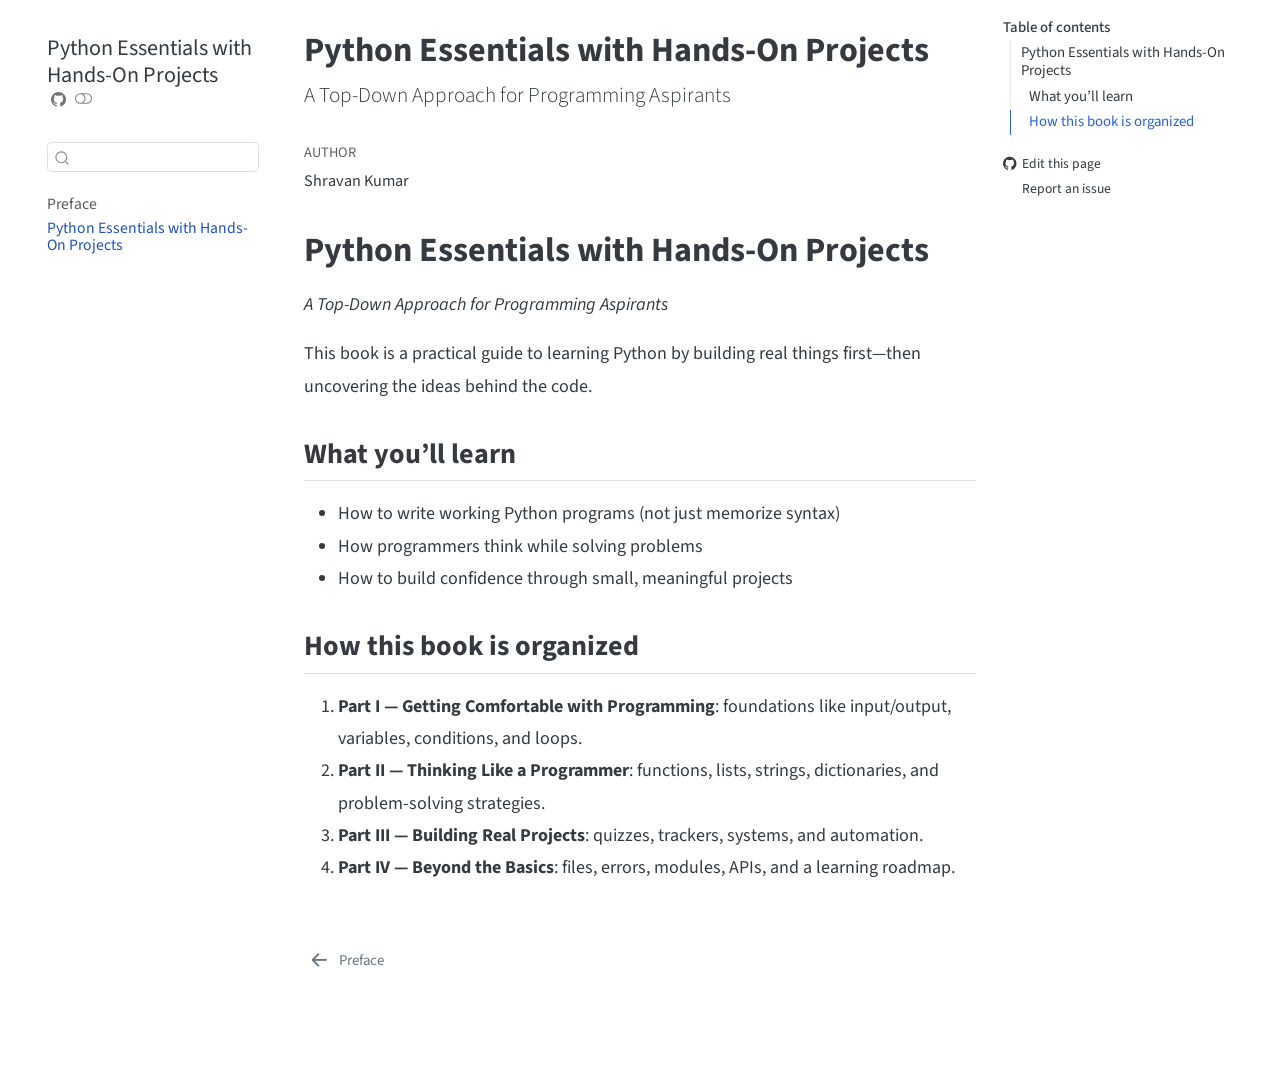
<file: docs/index.html>
<!DOCTYPE html>
<html xmlns="http://www.w3.org/1999/xhtml" lang="en" xml:lang="en"><head>

<meta charset="utf-8">
<meta name="generator" content="quarto-1.9.37">

<meta name="viewport" content="width=device-width, initial-scale=1.0, user-scalable=yes">

<meta name="author" content="Shravan Kumar">

<title>Python Essentials with Hands-On Projects</title>
<style>
/* Default styles provided by pandoc.
** See https://pandoc.org/MANUAL.html#variables-for-html for config info.
*/
code{white-space: pre-wrap;}
span.smallcaps{font-variant: small-caps;}
div.columns{display: flex; gap: min(4vw, 1.5em);}
div.column{flex: auto; overflow-x: auto;}
div.hanging-indent{margin-left: 1.5em; text-indent: -1.5em;}
ul.task-list{list-style: none;}
ul.task-list li input[type="checkbox"] {
  width: 0.8em;
  margin: 0 0.8em 0.2em -1em; /* quarto-specific, see https://github.com/quarto-dev/quarto-cli/issues/4556 */ 
  vertical-align: middle;
}
</style>


<script src="site_libs/quarto-nav/quarto-nav.js"></script>
<script src="site_libs/quarto-nav/headroom.min.js"></script>
<script src="site_libs/clipboard/clipboard.min.js"></script>
<script src="site_libs/quarto-search/autocomplete.umd.js"></script>
<script src="site_libs/quarto-search/fuse.min.js"></script>
<script src="site_libs/quarto-search/quarto-search.js"></script>
<meta name="quarto:offset" content="./">
<link href="./preface.html" rel="prev">
<script src="site_libs/quarto-html/quarto.js" type="module"></script>
<script src="site_libs/quarto-html/tabsets/tabsets.js" type="module"></script>
<script src="site_libs/quarto-html/popper.min.js"></script>
<script src="site_libs/quarto-html/tippy.umd.min.js"></script>
<script src="site_libs/quarto-html/anchor.min.js"></script>
<link href="site_libs/quarto-html/tippy.css" rel="stylesheet">
<link href="site_libs/quarto-html/quarto-syntax-highlighting-7f8f88aac4f3542376d5c11b86a4c14d.css" rel="stylesheet" class="quarto-color-scheme" id="quarto-text-highlighting-styles">
<link href="site_libs/quarto-html/quarto-syntax-highlighting-dark-d0ae9245876894da5ac7e18953ecc5cc.css" rel="stylesheet" class="quarto-color-scheme quarto-color-alternate" id="quarto-text-highlighting-styles">
<link href="site_libs/quarto-html/quarto-syntax-highlighting-7f8f88aac4f3542376d5c11b86a4c14d.css" rel="stylesheet" class="quarto-color-scheme-extra" id="quarto-text-highlighting-styles">
<script src="site_libs/bootstrap/bootstrap.min.js"></script>
<link href="site_libs/bootstrap/bootstrap-icons.css" rel="stylesheet">
<link href="site_libs/bootstrap/bootstrap-95edd58b3b27b9774827898c46d4f452.min.css" rel="stylesheet" append-hash="true" class="quarto-color-scheme" id="quarto-bootstrap" data-mode="light">
<link href="site_libs/bootstrap/bootstrap-dark-8fd8d5ae0c9443bae954c065c7c237ad.min.css" rel="stylesheet" append-hash="true" class="quarto-color-scheme quarto-color-alternate" id="quarto-bootstrap" data-mode="dark">
<link href="site_libs/bootstrap/bootstrap-95edd58b3b27b9774827898c46d4f452.min.css" rel="stylesheet" append-hash="true" class="quarto-color-scheme-extra" id="quarto-bootstrap" data-mode="light">
<script id="quarto-search-options" type="application/json">{
  "location": "sidebar",
  "copy-button": false,
  "collapse-after": 3,
  "panel-placement": "start",
  "type": "textbox",
  "limit": 50,
  "keyboard-shortcut": [
    "f",
    "/",
    "s"
  ],
  "show-item-context": false,
  "language": {
    "search-no-results-text": "No results",
    "search-matching-documents-text": "matching documents",
    "search-copy-link-title": "Copy link to search",
    "search-hide-matches-text": "Hide additional matches",
    "search-more-match-text": "more match in this document",
    "search-more-matches-text": "more matches in this document",
    "search-clear-button-title": "Clear",
    "search-text-placeholder": "",
    "search-detached-cancel-button-title": "Cancel",
    "search-submit-button-title": "Submit",
    "search-label": "Search"
  }
}</script>
<style>html{ scroll-behavior: smooth; }</style>


<link rel="stylesheet" href="./assets/styles.css">
</head>

<body class="nav-sidebar floating quarto-light"><script id="quarto-html-before-body" type="application/javascript">
    const toggleBodyColorMode = (bsSheetEl) => {
      const mode = bsSheetEl.getAttribute("data-mode");
      const bodyEl = window.document.querySelector("body");
      if (mode === "dark") {
        bodyEl.classList.add("quarto-dark");
        bodyEl.classList.remove("quarto-light");
      } else {
        bodyEl.classList.add("quarto-light");
        bodyEl.classList.remove("quarto-dark");
      }
    }
    const toggleBodyColorPrimary = () => {
      const bsSheetEl = window.document.querySelector("link#quarto-bootstrap:not([rel=disabled-stylesheet])");
      if (bsSheetEl) {
        toggleBodyColorMode(bsSheetEl);
      }
    }
    const setColorSchemeToggle = (alternate) => {
      const toggles = window.document.querySelectorAll('.quarto-color-scheme-toggle');
      for (let i=0; i < toggles.length; i++) {
        const toggle = toggles[i];
        if (toggle) {
          if (alternate) {
            toggle.classList.add("alternate");
          } else {
            toggle.classList.remove("alternate");
          }
        }
      }
    };
    const toggleColorMode = (alternate) => {
      // Switch the stylesheets
      const primaryStylesheets = window.document.querySelectorAll('link.quarto-color-scheme:not(.quarto-color-alternate)');
      const alternateStylesheets = window.document.querySelectorAll('link.quarto-color-scheme.quarto-color-alternate');
      manageTransitions('#quarto-margin-sidebar .nav-link', false);
      if (alternate) {
        // note: dark is layered on light, we don't disable primary!
        enableStylesheet(alternateStylesheets);
        for (const sheetNode of alternateStylesheets) {
          if (sheetNode.id === "quarto-bootstrap") {
            toggleBodyColorMode(sheetNode);
          }
        }
      } else {
        disableStylesheet(alternateStylesheets);
        enableStylesheet(primaryStylesheets)
        toggleBodyColorPrimary();
      }
      manageTransitions('#quarto-margin-sidebar .nav-link', true);
      // Switch the toggles
      setColorSchemeToggle(alternate)
      // Hack to workaround the fact that safari doesn't
      // properly recolor the scrollbar when toggling (#1455)
      if (navigator.userAgent.indexOf('Safari') > 0 && navigator.userAgent.indexOf('Chrome') == -1) {
        manageTransitions("body", false);
        window.scrollTo(0, 1);
        setTimeout(() => {
          window.scrollTo(0, 0);
          manageTransitions("body", true);
        }, 40);
      }
    }
    const disableStylesheet = (stylesheets) => {
      for (let i=0; i < stylesheets.length; i++) {
        const stylesheet = stylesheets[i];
        stylesheet.rel = 'disabled-stylesheet';
      }
    }
    const enableStylesheet = (stylesheets) => {
      for (let i=0; i < stylesheets.length; i++) {
        const stylesheet = stylesheets[i];
        if(stylesheet.rel !== 'stylesheet') { // for Chrome, which will still FOUC without this check
          stylesheet.rel = 'stylesheet';
        }
      }
    }
    const manageTransitions = (selector, allowTransitions) => {
      const els = window.document.querySelectorAll(selector);
      for (let i=0; i < els.length; i++) {
        const el = els[i];
        if (allowTransitions) {
          el.classList.remove('notransition');
        } else {
          el.classList.add('notransition');
        }
      }
    }
    const isFileUrl = () => {
      return window.location.protocol === 'file:';
    }
    const hasAlternateSentinel = () => {
      let styleSentinel = getColorSchemeSentinel();
      if (styleSentinel !== null) {
        return styleSentinel === "alternate";
      } else {
        return false;
      }
    }
    const setStyleSentinel = (alternate) => {
      const value = alternate ? "alternate" : "default";
      if (!isFileUrl()) {
        window.localStorage.setItem("quarto-color-scheme", value);
      } else {
        localAlternateSentinel = value;
      }
    }
    const getColorSchemeSentinel = () => {
      if (!isFileUrl()) {
        const storageValue = window.localStorage.getItem("quarto-color-scheme");
        return storageValue != null ? storageValue : localAlternateSentinel;
      } else {
        return localAlternateSentinel;
      }
    }
    const toggleGiscusIfUsed = (isAlternate, darkModeDefault) => {
      const baseTheme = document.querySelector('#giscus-base-theme')?.value ?? 'light';
      const alternateTheme = document.querySelector('#giscus-alt-theme')?.value ?? 'dark';
      let newTheme = '';
      if(authorPrefersDark) {
        newTheme = isAlternate ? baseTheme : alternateTheme;
      } else {
        newTheme = isAlternate ? alternateTheme : baseTheme;
      }
      const changeGiscusTheme = () => {
        // From: https://github.com/giscus/giscus/issues/336
        const sendMessage = (message) => {
          const iframe = document.querySelector('iframe.giscus-frame');
          if (!iframe) return;
          iframe.contentWindow.postMessage({ giscus: message }, 'https://giscus.app');
        }
        sendMessage({
          setConfig: {
            theme: newTheme
          }
        });
      }
      const isGiscussLoaded = window.document.querySelector('iframe.giscus-frame') !== null;
      if (isGiscussLoaded) {
        changeGiscusTheme();
      }
    };
    const authorPrefersDark = false;
    const darkModeDefault = authorPrefersDark;
      document.querySelector('link#quarto-text-highlighting-styles.quarto-color-scheme-extra').rel = 'disabled-stylesheet';
      document.querySelector('link#quarto-bootstrap.quarto-color-scheme-extra').rel = 'disabled-stylesheet';
    let localAlternateSentinel = darkModeDefault ? 'alternate' : 'default';
    // Dark / light mode switch
    window.quartoToggleColorScheme = () => {
      // Read the current dark / light value
      let toAlternate = !hasAlternateSentinel();
      toggleColorMode(toAlternate);
      setStyleSentinel(toAlternate);
      toggleGiscusIfUsed(toAlternate, darkModeDefault);
      window.dispatchEvent(new Event('resize'));
    };
    // Switch to dark mode if need be
    if (hasAlternateSentinel()) {
      toggleColorMode(true);
    } else {
      toggleColorMode(false);
    }
  </script>

<div id="quarto-search-results"></div>
  <header id="quarto-header" class="headroom fixed-top">
  <nav class="quarto-secondary-nav">
    <div class="container-fluid d-flex">
      <button type="button" class="quarto-btn-toggle btn" data-bs-toggle="collapse" role="button" data-bs-target=".quarto-sidebar-collapse-item" aria-controls="quarto-sidebar" aria-expanded="false" aria-label="Toggle sidebar navigation" onclick="if (window.quartoToggleHeadroom) { window.quartoToggleHeadroom(); }">
        <i class="bi bi-layout-text-sidebar-reverse"></i>
      </button>
        <nav class="quarto-page-breadcrumbs" aria-label="breadcrumb"><ol class="breadcrumb"><li class="breadcrumb-item"><a href="./index.html">Python Essentials with Hands-On Projects</a></li></ol></nav>
        <a class="flex-grow-1" role="navigation" data-bs-toggle="collapse" data-bs-target=".quarto-sidebar-collapse-item" aria-controls="quarto-sidebar" aria-expanded="false" aria-label="Toggle sidebar navigation" onclick="if (window.quartoToggleHeadroom) { window.quartoToggleHeadroom(); }">      
        </a>
      <button type="button" class="btn quarto-search-button" aria-label="Search" onclick="window.quartoOpenSearch();">
        <i class="bi bi-search"></i>
      </button>
    </div>
  </nav>
</header>
<!-- content -->
<div id="quarto-content" class="quarto-container page-columns page-rows-contents page-layout-article">
<!-- sidebar -->
  <nav id="quarto-sidebar" class="sidebar collapse collapse-horizontal quarto-sidebar-collapse-item sidebar-navigation floating overflow-auto">
    <div class="pt-lg-2 mt-2 text-left sidebar-header">
    <div class="sidebar-title mb-0 py-0">
      <a href="./">Python Essentials with Hands-On Projects</a> 
        <div class="sidebar-tools-main">
    <a href="https://github.com/shravankumar147/python-essentials-book" title="Source Code" class="quarto-navigation-tool px-1" aria-label="Source Code"><i class="bi bi-github"></i></a>
  <a href="" class="quarto-color-scheme-toggle quarto-navigation-tool  px-1" onclick="window.quartoToggleColorScheme(); return false;" title="Toggle dark mode"><i class="bi"></i></a>
</div>
    </div>
      </div>
        <div class="mt-2 flex-shrink-0 align-items-center">
        <div class="sidebar-search">
        <div id="quarto-search" class="" title="Search"></div>
        </div>
        </div>
    <div class="sidebar-menu-container"> 
    <ul class="list-unstyled mt-1">
        <li class="sidebar-item">
  <div class="sidebar-item-container"> 
  <a href="./preface.html" class="sidebar-item-text sidebar-link">
 <span class="menu-text">Preface</span></a>
  </div>
</li>
        <li class="sidebar-item">
  <div class="sidebar-item-container"> 
  <a href="./index.html" class="sidebar-item-text sidebar-link active">
 <span class="menu-text">Python Essentials with Hands-On Projects</span></a>
  </div>
</li>
    </ul>
    </div>
</nav>
<div id="quarto-sidebar-glass" class="quarto-sidebar-collapse-item" data-bs-toggle="collapse" data-bs-target=".quarto-sidebar-collapse-item"></div>
<!-- margin-sidebar -->
    <div id="quarto-margin-sidebar" class="sidebar margin-sidebar">
        <nav id="TOC" role="doc-toc" class="toc-active">
    <h2 id="toc-title">Table of contents</h2>
   
  <ul>
  <li><a href="#python-essentials-with-hands-on-projects" id="toc-python-essentials-with-hands-on-projects" class="nav-link active" data-scroll-target="#python-essentials-with-hands-on-projects">Python Essentials with Hands-On Projects</a>
  <ul class="collapse">
  <li><a href="#what-youll-learn" id="toc-what-youll-learn" class="nav-link" data-scroll-target="#what-youll-learn">What you’ll learn</a></li>
  <li><a href="#how-this-book-is-organized" id="toc-how-this-book-is-organized" class="nav-link" data-scroll-target="#how-this-book-is-organized">How this book is organized</a></li>
  </ul></li>
  </ul>
<div class="toc-actions"><ul><li><a href="https://github.com/shravankumar147/python-essentials-book/edit/main/index.qmd" class="toc-action"><i class="bi bi-github"></i>Edit this page</a></li><li><a href="https://github.com/shravankumar147/python-essentials-book/issues/new" class="toc-action"><i class="bi empty"></i>Report an issue</a></li></ul></div></nav>
    </div>
<!-- main -->
<main class="content" id="quarto-document-content">


<header id="title-block-header" class="quarto-title-block default">
<div class="quarto-title">
<h1 class="title">Python Essentials with Hands-On Projects</h1>
<p class="subtitle lead">A Top-Down Approach for Programming Aspirants</p>
</div>



<div class="quarto-title-meta">

    <div>
    <div class="quarto-title-meta-heading">Author</div>
    <div class="quarto-title-meta-contents">
             <p>Shravan Kumar </p>
          </div>
  </div>
    
  
    
  </div>
  


</header>


<section id="python-essentials-with-hands-on-projects" class="level1 unnumbered">
<h1 class="unnumbered">Python Essentials with Hands-On Projects</h1>
<p><em>A Top-Down Approach for Programming Aspirants</em></p>
<p>This book is a practical guide to learning Python by building real things first—then uncovering the ideas behind the code.</p>
<section id="what-youll-learn" class="level2">
<h2 class="anchored" data-anchor-id="what-youll-learn">What you’ll learn</h2>
<ul>
<li>How to write working Python programs (not just memorize syntax)</li>
<li>How programmers think while solving problems</li>
<li>How to build confidence through small, meaningful projects</li>
</ul>
</section>
<section id="how-this-book-is-organized" class="level2">
<h2 class="anchored" data-anchor-id="how-this-book-is-organized">How this book is organized</h2>
<ol type="1">
<li><strong>Part I — Getting Comfortable with Programming</strong>: foundations like input/output, variables, conditions, and loops.</li>
<li><strong>Part II — Thinking Like a Programmer</strong>: functions, lists, strings, dictionaries, and problem-solving strategies.</li>
<li><strong>Part III — Building Real Projects</strong>: quizzes, trackers, systems, and automation.</li>
<li><strong>Part IV — Beyond the Basics</strong>: files, errors, modules, APIs, and a learning roadmap.</li>
</ol>


</section>
</section>

</main> <!-- /main -->
<script id="quarto-html-after-body" type="application/javascript">
  window.document.addEventListener("DOMContentLoaded", function (event) {
    // Ensure there is a toggle, if there isn't float one in the top right
    if (window.document.querySelector('.quarto-color-scheme-toggle') === null) {
      const a = window.document.createElement('a');
      a.classList.add('top-right');
      a.classList.add('quarto-color-scheme-toggle');
      a.href = "";
      a.onclick = function() { try { window.quartoToggleColorScheme(); } catch {} return false; };
      const i = window.document.createElement("i");
      i.classList.add('bi');
      a.appendChild(i);
      window.document.body.appendChild(a);
    }
    setColorSchemeToggle(hasAlternateSentinel())
    const icon = "";
    const anchorJS = new window.AnchorJS();
    anchorJS.options = {
      placement: 'right',
      icon: icon
    };
    anchorJS.add('.anchored');
    const isCodeAnnotation = (el) => {
      for (const clz of el.classList) {
        if (clz.startsWith('code-annotation-')) {                     
          return true;
        }
      }
      return false;
    }
    const onCopySuccess = function(e) {
      // button target
      const button = e.trigger;
      // don't keep focus
      button.blur();
      // flash "checked"
      button.classList.add('code-copy-button-checked');
      var currentTitle = button.getAttribute("title");
      button.setAttribute("title", "Copied!");
      let tooltip;
      if (window.bootstrap) {
        button.setAttribute("data-bs-toggle", "tooltip");
        button.setAttribute("data-bs-placement", "left");
        button.setAttribute("data-bs-title", "Copied!");
        tooltip = new bootstrap.Tooltip(button, 
          { trigger: "manual", 
            customClass: "code-copy-button-tooltip",
            offset: [0, -8]});
        tooltip.show();    
      }
      setTimeout(function() {
        if (tooltip) {
          tooltip.hide();
          button.removeAttribute("data-bs-title");
          button.removeAttribute("data-bs-toggle");
          button.removeAttribute("data-bs-placement");
        }
        button.setAttribute("title", currentTitle);
        button.classList.remove('code-copy-button-checked');
      }, 1000);
      // clear code selection
      e.clearSelection();
    }
    const getTextToCopy = function(trigger) {
      const outerScaffold = trigger.parentElement.cloneNode(true);
      const codeEl = outerScaffold.querySelector('code');
      for (const childEl of codeEl.children) {
        if (isCodeAnnotation(childEl)) {
          childEl.remove();
        }
      }
      return codeEl.innerText;
    }
    const clipboard = new window.ClipboardJS('.code-copy-button:not([data-in-quarto-modal])', {
      text: getTextToCopy
    });
    clipboard.on('success', onCopySuccess);
    if (window.document.getElementById('quarto-embedded-source-code-modal')) {
      const clipboardModal = new window.ClipboardJS('.code-copy-button[data-in-quarto-modal]', {
        text: getTextToCopy,
        container: window.document.getElementById('quarto-embedded-source-code-modal')
      });
      clipboardModal.on('success', onCopySuccess);
    }
      var localhostRegex = new RegExp(/^(?:http|https):\/\/localhost\:?[0-9]*\//);
      var mailtoRegex = new RegExp(/^mailto:/);
        var filterRegex = new RegExp("https:\/\/shravankumar147\.github\.io\/python-essentials-book\/");
      var isInternal = (href) => {
          return filterRegex.test(href) || localhostRegex.test(href) || mailtoRegex.test(href);
      }
      // Inspect non-navigation links and adorn them if external
     var links = window.document.querySelectorAll('a[href]:not(.nav-link):not(.navbar-brand):not(.toc-action):not(.sidebar-link):not(.sidebar-item-toggle):not(.pagination-link):not(.no-external):not([aria-hidden]):not(.dropdown-item):not(.quarto-navigation-tool):not(.about-link)');
      for (var i=0; i<links.length; i++) {
        const link = links[i];
        if (!isInternal(link.href)) {
          // undo the damage that might have been done by quarto-nav.js in the case of
          // links that we want to consider external
          if (link.dataset.originalHref !== undefined) {
            link.href = link.dataset.originalHref;
          }
        }
      }
    function tippyHover(el, contentFn, onTriggerFn, onUntriggerFn) {
      const config = {
        allowHTML: true,
        maxWidth: 500,
        delay: 100,
        arrow: false,
        appendTo: function(el) {
            return el.parentElement;
        },
        interactive: true,
        interactiveBorder: 10,
        theme: 'quarto',
        placement: 'bottom-start',
      };
      if (contentFn) {
        config.content = contentFn;
      }
      if (onTriggerFn) {
        config.onTrigger = onTriggerFn;
      }
      if (onUntriggerFn) {
        config.onUntrigger = onUntriggerFn;
      }
      window.tippy(el, config); 
    }
    const noterefs = window.document.querySelectorAll('a[role="doc-noteref"]');
    for (var i=0; i<noterefs.length; i++) {
      const ref = noterefs[i];
      tippyHover(ref, function() {
        // use id or data attribute instead here
        let href = ref.getAttribute('data-footnote-href') || ref.getAttribute('href');
        try { href = new URL(href).hash; } catch {}
        const id = href.replace(/^#\/?/, "");
        const note = window.document.getElementById(id);
        if (note) {
          return note.innerHTML;
        } else {
          return "";
        }
      });
    }
    const xrefs = window.document.querySelectorAll('a.quarto-xref');
    const processXRef = (id, note) => {
      // Strip column container classes
      const stripColumnClz = (el) => {
        el.classList.remove("page-full", "page-columns");
        if (el.children) {
          for (const child of el.children) {
            stripColumnClz(child);
          }
        }
      }
      stripColumnClz(note)
      if (id === null || id.startsWith('sec-')) {
        // Special case sections, only their first couple elements
        const container = document.createElement("div");
        if (note.children && note.children.length > 2) {
          container.appendChild(note.children[0].cloneNode(true));
          for (let i = 1; i < note.children.length; i++) {
            const child = note.children[i];
            if (child.tagName === "P" && child.innerText === "") {
              continue;
            } else {
              container.appendChild(child.cloneNode(true));
              break;
            }
          }
          if (window.Quarto?.typesetMath) {
            window.Quarto.typesetMath(container);
          }
          return container.innerHTML
        } else {
          if (window.Quarto?.typesetMath) {
            window.Quarto.typesetMath(note);
          }
          return note.innerHTML;
        }
      } else {
        // Remove any anchor links if they are present
        const anchorLink = note.querySelector('a.anchorjs-link');
        if (anchorLink) {
          anchorLink.remove();
        }
        if (window.Quarto?.typesetMath) {
          window.Quarto.typesetMath(note);
        }
        if (note.classList.contains("callout")) {
          return note.outerHTML;
        } else {
          return note.innerHTML;
        }
      }
    }
    for (var i=0; i<xrefs.length; i++) {
      const xref = xrefs[i];
      tippyHover(xref, undefined, function(instance) {
        instance.disable();
        let url = xref.getAttribute('href');
        let hash = undefined; 
        if (url.startsWith('#')) {
          hash = url;
        } else {
          try { hash = new URL(url).hash; } catch {}
        }
        if (hash) {
          const id = hash.replace(/^#\/?/, "");
          const note = window.document.getElementById(id);
          if (note !== null) {
            try {
              const html = processXRef(id, note.cloneNode(true));
              instance.setContent(html);
            } finally {
              instance.enable();
              instance.show();
            }
          } else {
            // See if we can fetch this
            fetch(url.split('#')[0])
            .then(res => res.text())
            .then(html => {
              const parser = new DOMParser();
              const htmlDoc = parser.parseFromString(html, "text/html");
              const note = htmlDoc.getElementById(id);
              if (note !== null) {
                const html = processXRef(id, note);
                instance.setContent(html);
              } 
            }).finally(() => {
              instance.enable();
              instance.show();
            });
          }
        } else {
          // See if we can fetch a full url (with no hash to target)
          // This is a special case and we should probably do some content thinning / targeting
          fetch(url)
          .then(res => res.text())
          .then(html => {
            const parser = new DOMParser();
            const htmlDoc = parser.parseFromString(html, "text/html");
            const note = htmlDoc.querySelector('main.content');
            if (note !== null) {
              // This should only happen for chapter cross references
              // (since there is no id in the URL)
              // remove the first header
              if (note.children.length > 0 && note.children[0].tagName === "HEADER") {
                note.children[0].remove();
              }
              const html = processXRef(null, note);
              instance.setContent(html);
            } 
          }).finally(() => {
            instance.enable();
            instance.show();
          });
        }
      }, function(instance) {
      });
    }
        let selectedAnnoteEl;
        const selectorForAnnotation = ( cell, annotation) => {
          let cellAttr = 'data-code-cell="' + cell + '"';
          let lineAttr = 'data-code-annotation="' +  annotation + '"';
          const selector = 'span[' + cellAttr + '][' + lineAttr + ']';
          return selector;
        }
        const selectCodeLines = (annoteEl) => {
          const doc = window.document;
          const targetCell = annoteEl.getAttribute("data-target-cell");
          const targetAnnotation = annoteEl.getAttribute("data-target-annotation");
          const annoteSpan = window.document.querySelector(selectorForAnnotation(targetCell, targetAnnotation));
          const lines = annoteSpan.getAttribute("data-code-lines").split(",");
          const lineIds = lines.map((line) => {
            return targetCell + "-" + line;
          })
          let top = null;
          let height = null;
          let parent = null;
          if (lineIds.length > 0) {
              //compute the position of the single el (top and bottom and make a div)
              const el = window.document.getElementById(lineIds[0]);
              top = el.offsetTop;
              height = el.offsetHeight;
              parent = el.parentElement.parentElement;
            if (lineIds.length > 1) {
              const lastEl = window.document.getElementById(lineIds[lineIds.length - 1]);
              const bottom = lastEl.offsetTop + lastEl.offsetHeight;
              height = bottom - top;
            }
            if (top !== null && height !== null && parent !== null) {
              // cook up a div (if necessary) and position it 
              let div = window.document.getElementById("code-annotation-line-highlight");
              if (div === null) {
                div = window.document.createElement("div");
                div.setAttribute("id", "code-annotation-line-highlight");
                div.style.position = 'absolute';
                parent.appendChild(div);
              }
              div.style.top = top - 2 + "px";
              div.style.height = height + 4 + "px";
              div.style.left = 0;
              let gutterDiv = window.document.getElementById("code-annotation-line-highlight-gutter");
              if (gutterDiv === null) {
                gutterDiv = window.document.createElement("div");
                gutterDiv.setAttribute("id", "code-annotation-line-highlight-gutter");
                gutterDiv.style.position = 'absolute';
                const codeCell = window.document.getElementById(targetCell);
                const gutter = codeCell.querySelector('.code-annotation-gutter');
                gutter.appendChild(gutterDiv);
              }
              gutterDiv.style.top = top - 2 + "px";
              gutterDiv.style.height = height + 4 + "px";
            }
            selectedAnnoteEl = annoteEl;
          }
        };
        const unselectCodeLines = () => {
          const elementsIds = ["code-annotation-line-highlight", "code-annotation-line-highlight-gutter"];
          elementsIds.forEach((elId) => {
            const div = window.document.getElementById(elId);
            if (div) {
              div.remove();
            }
          });
          selectedAnnoteEl = undefined;
        };
          // Handle positioning of the toggle
      window.addEventListener(
        "resize",
        throttle(() => {
          elRect = undefined;
          if (selectedAnnoteEl) {
            selectCodeLines(selectedAnnoteEl);
          }
        }, 10)
      );
      function throttle(fn, ms) {
      let throttle = false;
      let timer;
        return (...args) => {
          if(!throttle) { // first call gets through
              fn.apply(this, args);
              throttle = true;
          } else { // all the others get throttled
              if(timer) clearTimeout(timer); // cancel #2
              timer = setTimeout(() => {
                fn.apply(this, args);
                timer = throttle = false;
              }, ms);
          }
        };
      }
        // Attach click handler to the DT
        const annoteDls = window.document.querySelectorAll('dt[data-target-cell]');
        for (const annoteDlNode of annoteDls) {
          annoteDlNode.addEventListener('click', (event) => {
            const clickedEl = event.target;
            if (clickedEl !== selectedAnnoteEl) {
              unselectCodeLines();
              const activeEl = window.document.querySelector('dt[data-target-cell].code-annotation-active');
              if (activeEl) {
                activeEl.classList.remove('code-annotation-active');
              }
              selectCodeLines(clickedEl);
              clickedEl.classList.add('code-annotation-active');
            } else {
              // Unselect the line
              unselectCodeLines();
              clickedEl.classList.remove('code-annotation-active');
            }
          });
        }
    const findCites = (el) => {
      const parentEl = el.parentElement;
      if (parentEl) {
        const cites = parentEl.dataset.cites;
        if (cites) {
          return {
            el,
            cites: cites.split(' ')
          };
        } else {
          return findCites(el.parentElement)
        }
      } else {
        return undefined;
      }
    };
    var bibliorefs = window.document.querySelectorAll('a[role="doc-biblioref"]');
    for (var i=0; i<bibliorefs.length; i++) {
      const ref = bibliorefs[i];
      const citeInfo = findCites(ref);
      if (citeInfo) {
        tippyHover(citeInfo.el, function() {
          var popup = window.document.createElement('div');
          citeInfo.cites.forEach(function(cite) {
            var citeDiv = window.document.createElement('div');
            citeDiv.classList.add('hanging-indent');
            citeDiv.classList.add('csl-entry');
            var biblioDiv = window.document.getElementById('ref-' + cite);
            if (biblioDiv) {
              citeDiv.innerHTML = biblioDiv.innerHTML;
            }
            popup.appendChild(citeDiv);
          });
          return popup.innerHTML;
        });
      }
    }
  });
  </script>
<nav class="page-navigation">
  <div class="nav-page nav-page-previous">
      <a href="./preface.html" class="pagination-link" aria-label="Preface">
        <i class="bi bi-arrow-left-short"></i> <span class="nav-page-text">Preface</span>
      </a>          
  </div>
  <div class="nav-page nav-page-next">
  </div>
</nav>
</div> <!-- /content -->




<footer class="footer"><div class="nav-footer"><div class="nav-footer-center"><div class="toc-actions d-sm-block d-md-none"><ul><li><a href="https://github.com/shravankumar147/python-essentials-book/edit/main/index.qmd" class="toc-action"><i class="bi bi-github"></i>Edit this page</a></li><li><a href="https://github.com/shravankumar147/python-essentials-book/issues/new" class="toc-action"><i class="bi empty"></i>Report an issue</a></li></ul></div></div></div></footer><script src="site_libs/quarto-html/zenscroll-min.js"></script>
</body></html>
</file>
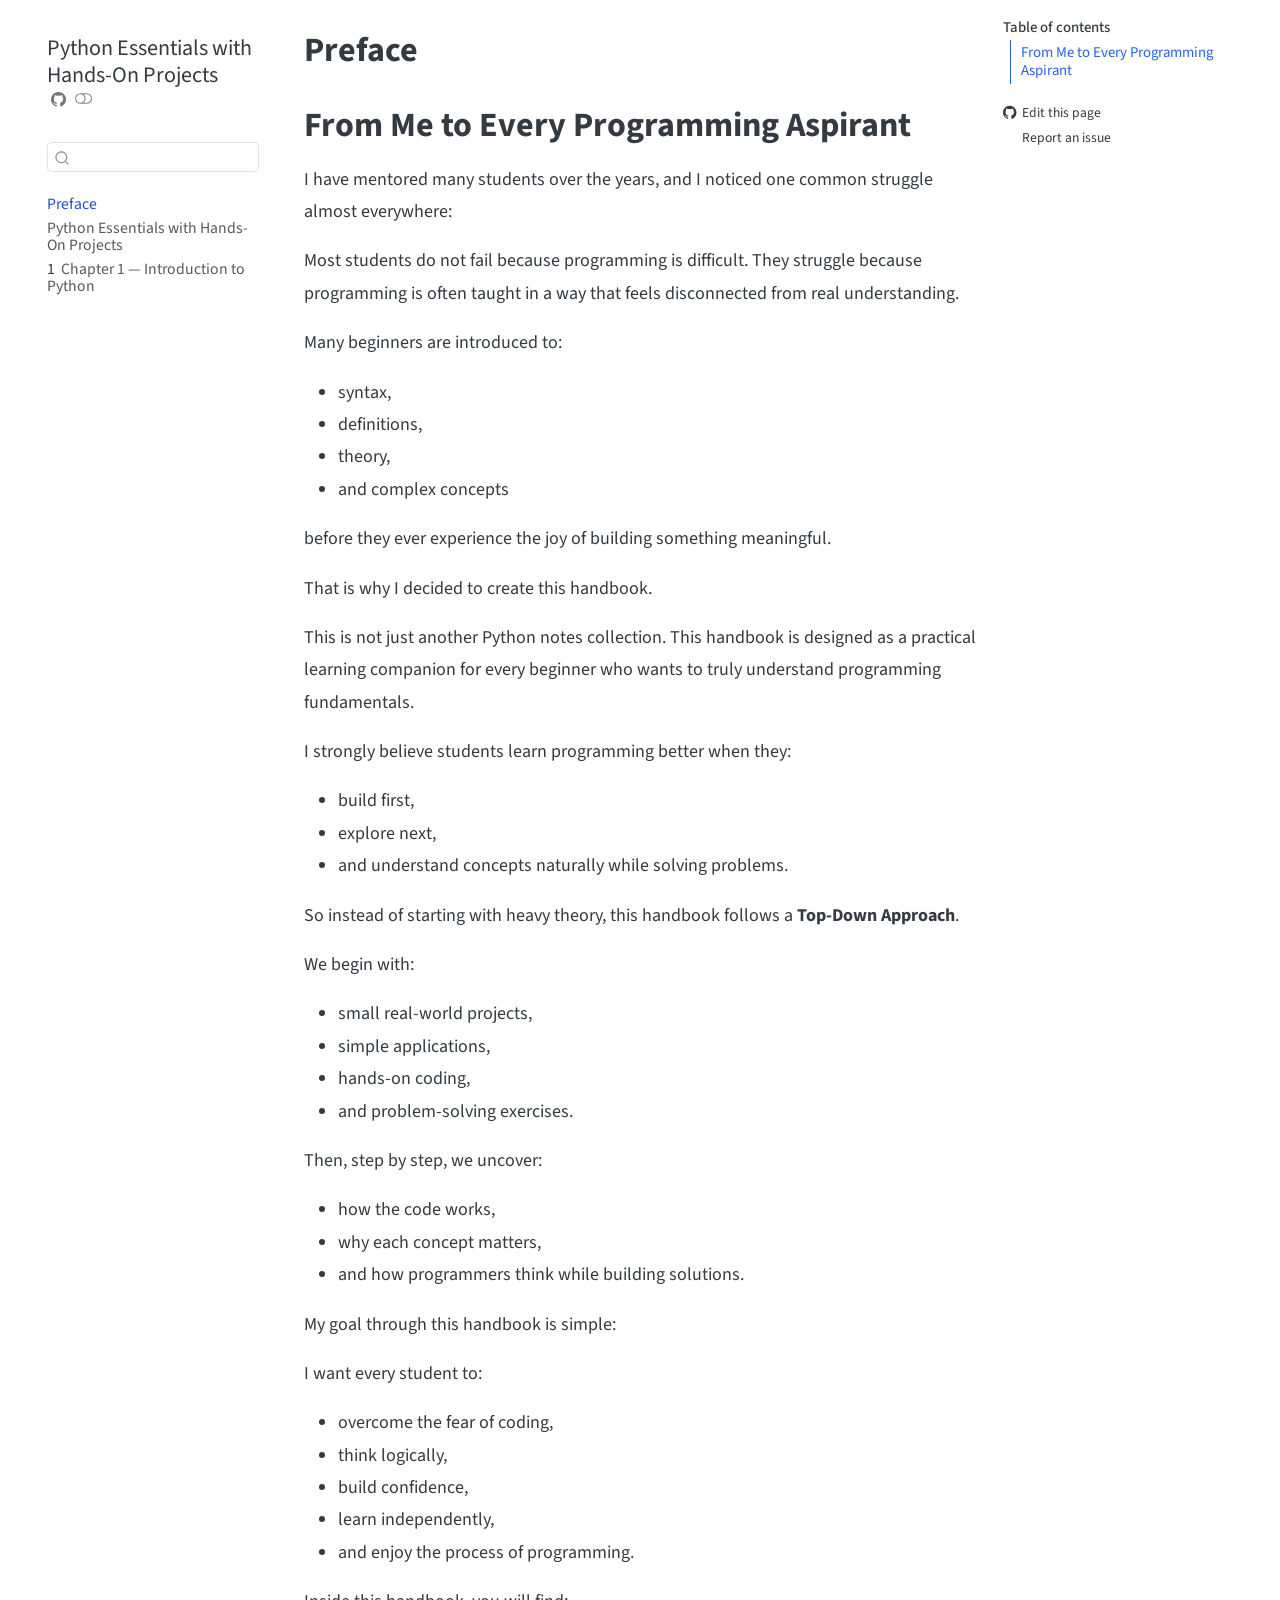
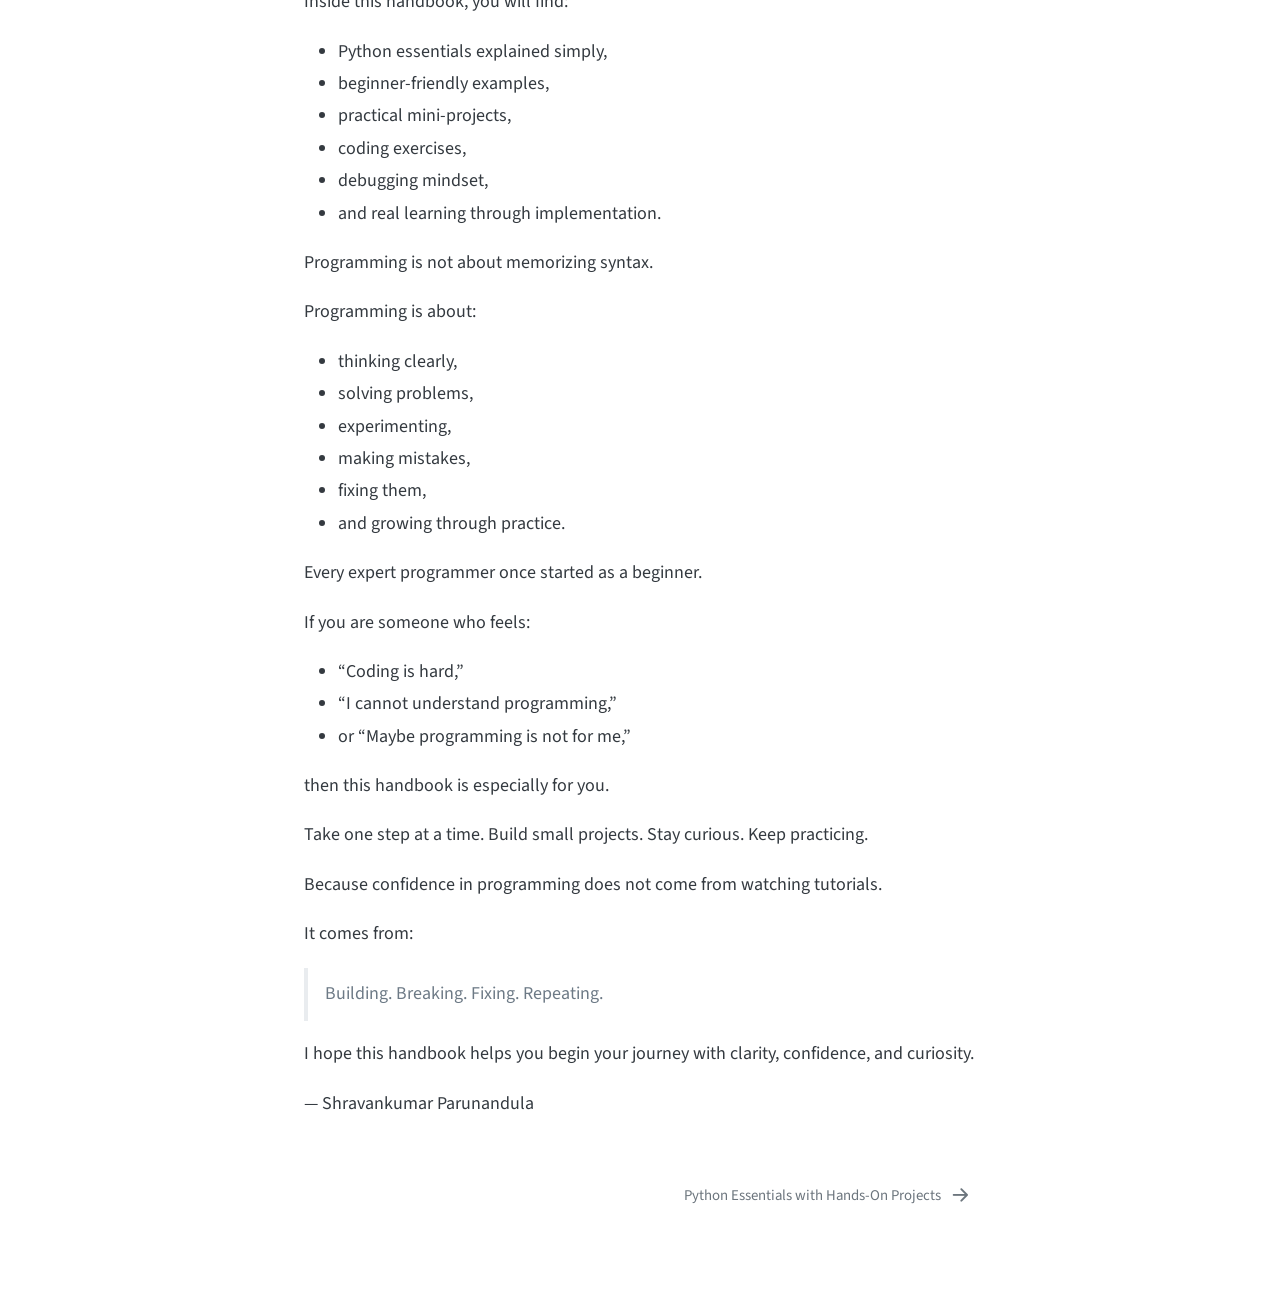
<file: docs/preface.html>
<!DOCTYPE html>
<html xmlns="http://www.w3.org/1999/xhtml" lang="en" xml:lang="en"><head>

<meta charset="utf-8">
<meta name="generator" content="quarto-1.9.37">

<meta name="viewport" content="width=device-width, initial-scale=1.0, user-scalable=yes">


<title>Preface – Python Essentials with Hands-On Projects</title>
<style>
/* Default styles provided by pandoc.
** See https://pandoc.org/MANUAL.html#variables-for-html for config info.
*/
code{white-space: pre-wrap;}
span.smallcaps{font-variant: small-caps;}
div.columns{display: flex; gap: min(4vw, 1.5em);}
div.column{flex: auto; overflow-x: auto;}
div.hanging-indent{margin-left: 1.5em; text-indent: -1.5em;}
ul.task-list{list-style: none;}
ul.task-list li input[type="checkbox"] {
  width: 0.8em;
  margin: 0 0.8em 0.2em -1em; /* quarto-specific, see https://github.com/quarto-dev/quarto-cli/issues/4556 */ 
  vertical-align: middle;
}
</style>


<script src="site_libs/quarto-nav/quarto-nav.js"></script>
<script src="site_libs/quarto-nav/headroom.min.js"></script>
<script src="site_libs/clipboard/clipboard.min.js"></script>
<script src="site_libs/quarto-search/autocomplete.umd.js"></script>
<script src="site_libs/quarto-search/fuse.min.js"></script>
<script src="site_libs/quarto-search/quarto-search.js"></script>
<meta name="quarto:offset" content="./">
<link href="./index.html" rel="next">
<script src="site_libs/quarto-html/quarto.js" type="module"></script>
<script src="site_libs/quarto-html/tabsets/tabsets.js" type="module"></script>
<script src="site_libs/quarto-html/popper.min.js"></script>
<script src="site_libs/quarto-html/tippy.umd.min.js"></script>
<script src="site_libs/quarto-html/anchor.min.js"></script>
<link href="site_libs/quarto-html/tippy.css" rel="stylesheet">
<link href="site_libs/quarto-html/quarto-syntax-highlighting-7f8f88aac4f3542376d5c11b86a4c14d.css" rel="stylesheet" class="quarto-color-scheme" id="quarto-text-highlighting-styles">
<link href="site_libs/quarto-html/quarto-syntax-highlighting-dark-d0ae9245876894da5ac7e18953ecc5cc.css" rel="stylesheet" class="quarto-color-scheme quarto-color-alternate" id="quarto-text-highlighting-styles">
<link href="site_libs/quarto-html/quarto-syntax-highlighting-7f8f88aac4f3542376d5c11b86a4c14d.css" rel="stylesheet" class="quarto-color-scheme-extra" id="quarto-text-highlighting-styles">
<script src="site_libs/bootstrap/bootstrap.min.js"></script>
<link href="site_libs/bootstrap/bootstrap-icons.css" rel="stylesheet">
<link href="site_libs/bootstrap/bootstrap-95edd58b3b27b9774827898c46d4f452.min.css" rel="stylesheet" append-hash="true" class="quarto-color-scheme" id="quarto-bootstrap" data-mode="light">
<link href="site_libs/bootstrap/bootstrap-dark-8fd8d5ae0c9443bae954c065c7c237ad.min.css" rel="stylesheet" append-hash="true" class="quarto-color-scheme quarto-color-alternate" id="quarto-bootstrap" data-mode="dark">
<link href="site_libs/bootstrap/bootstrap-95edd58b3b27b9774827898c46d4f452.min.css" rel="stylesheet" append-hash="true" class="quarto-color-scheme-extra" id="quarto-bootstrap" data-mode="light">
<script id="quarto-search-options" type="application/json">{
  "location": "sidebar",
  "copy-button": false,
  "collapse-after": 3,
  "panel-placement": "start",
  "type": "textbox",
  "limit": 50,
  "keyboard-shortcut": [
    "f",
    "/",
    "s"
  ],
  "show-item-context": false,
  "language": {
    "search-no-results-text": "No results",
    "search-matching-documents-text": "matching documents",
    "search-copy-link-title": "Copy link to search",
    "search-hide-matches-text": "Hide additional matches",
    "search-more-match-text": "more match in this document",
    "search-more-matches-text": "more matches in this document",
    "search-clear-button-title": "Clear",
    "search-text-placeholder": "",
    "search-detached-cancel-button-title": "Cancel",
    "search-submit-button-title": "Submit",
    "search-label": "Search"
  }
}</script>
<style>html{ scroll-behavior: smooth; }</style>


<link rel="stylesheet" href="./assets/styles.css">
</head>

<body class="nav-sidebar floating quarto-light"><script id="quarto-html-before-body" type="application/javascript">
    const toggleBodyColorMode = (bsSheetEl) => {
      const mode = bsSheetEl.getAttribute("data-mode");
      const bodyEl = window.document.querySelector("body");
      if (mode === "dark") {
        bodyEl.classList.add("quarto-dark");
        bodyEl.classList.remove("quarto-light");
      } else {
        bodyEl.classList.add("quarto-light");
        bodyEl.classList.remove("quarto-dark");
      }
    }
    const toggleBodyColorPrimary = () => {
      const bsSheetEl = window.document.querySelector("link#quarto-bootstrap:not([rel=disabled-stylesheet])");
      if (bsSheetEl) {
        toggleBodyColorMode(bsSheetEl);
      }
    }
    const setColorSchemeToggle = (alternate) => {
      const toggles = window.document.querySelectorAll('.quarto-color-scheme-toggle');
      for (let i=0; i < toggles.length; i++) {
        const toggle = toggles[i];
        if (toggle) {
          if (alternate) {
            toggle.classList.add("alternate");
          } else {
            toggle.classList.remove("alternate");
          }
        }
      }
    };
    const toggleColorMode = (alternate) => {
      // Switch the stylesheets
      const primaryStylesheets = window.document.querySelectorAll('link.quarto-color-scheme:not(.quarto-color-alternate)');
      const alternateStylesheets = window.document.querySelectorAll('link.quarto-color-scheme.quarto-color-alternate');
      manageTransitions('#quarto-margin-sidebar .nav-link', false);
      if (alternate) {
        // note: dark is layered on light, we don't disable primary!
        enableStylesheet(alternateStylesheets);
        for (const sheetNode of alternateStylesheets) {
          if (sheetNode.id === "quarto-bootstrap") {
            toggleBodyColorMode(sheetNode);
          }
        }
      } else {
        disableStylesheet(alternateStylesheets);
        enableStylesheet(primaryStylesheets)
        toggleBodyColorPrimary();
      }
      manageTransitions('#quarto-margin-sidebar .nav-link', true);
      // Switch the toggles
      setColorSchemeToggle(alternate)
      // Hack to workaround the fact that safari doesn't
      // properly recolor the scrollbar when toggling (#1455)
      if (navigator.userAgent.indexOf('Safari') > 0 && navigator.userAgent.indexOf('Chrome') == -1) {
        manageTransitions("body", false);
        window.scrollTo(0, 1);
        setTimeout(() => {
          window.scrollTo(0, 0);
          manageTransitions("body", true);
        }, 40);
      }
    }
    const disableStylesheet = (stylesheets) => {
      for (let i=0; i < stylesheets.length; i++) {
        const stylesheet = stylesheets[i];
        stylesheet.rel = 'disabled-stylesheet';
      }
    }
    const enableStylesheet = (stylesheets) => {
      for (let i=0; i < stylesheets.length; i++) {
        const stylesheet = stylesheets[i];
        if(stylesheet.rel !== 'stylesheet') { // for Chrome, which will still FOUC without this check
          stylesheet.rel = 'stylesheet';
        }
      }
    }
    const manageTransitions = (selector, allowTransitions) => {
      const els = window.document.querySelectorAll(selector);
      for (let i=0; i < els.length; i++) {
        const el = els[i];
        if (allowTransitions) {
          el.classList.remove('notransition');
        } else {
          el.classList.add('notransition');
        }
      }
    }
    const isFileUrl = () => {
      return window.location.protocol === 'file:';
    }
    const hasAlternateSentinel = () => {
      let styleSentinel = getColorSchemeSentinel();
      if (styleSentinel !== null) {
        return styleSentinel === "alternate";
      } else {
        return false;
      }
    }
    const setStyleSentinel = (alternate) => {
      const value = alternate ? "alternate" : "default";
      if (!isFileUrl()) {
        window.localStorage.setItem("quarto-color-scheme", value);
      } else {
        localAlternateSentinel = value;
      }
    }
    const getColorSchemeSentinel = () => {
      if (!isFileUrl()) {
        const storageValue = window.localStorage.getItem("quarto-color-scheme");
        return storageValue != null ? storageValue : localAlternateSentinel;
      } else {
        return localAlternateSentinel;
      }
    }
    const toggleGiscusIfUsed = (isAlternate, darkModeDefault) => {
      const baseTheme = document.querySelector('#giscus-base-theme')?.value ?? 'light';
      const alternateTheme = document.querySelector('#giscus-alt-theme')?.value ?? 'dark';
      let newTheme = '';
      if(authorPrefersDark) {
        newTheme = isAlternate ? baseTheme : alternateTheme;
      } else {
        newTheme = isAlternate ? alternateTheme : baseTheme;
      }
      const changeGiscusTheme = () => {
        // From: https://github.com/giscus/giscus/issues/336
        const sendMessage = (message) => {
          const iframe = document.querySelector('iframe.giscus-frame');
          if (!iframe) return;
          iframe.contentWindow.postMessage({ giscus: message }, 'https://giscus.app');
        }
        sendMessage({
          setConfig: {
            theme: newTheme
          }
        });
      }
      const isGiscussLoaded = window.document.querySelector('iframe.giscus-frame') !== null;
      if (isGiscussLoaded) {
        changeGiscusTheme();
      }
    };
    const authorPrefersDark = false;
    const darkModeDefault = authorPrefersDark;
      document.querySelector('link#quarto-text-highlighting-styles.quarto-color-scheme-extra').rel = 'disabled-stylesheet';
      document.querySelector('link#quarto-bootstrap.quarto-color-scheme-extra').rel = 'disabled-stylesheet';
    let localAlternateSentinel = darkModeDefault ? 'alternate' : 'default';
    // Dark / light mode switch
    window.quartoToggleColorScheme = () => {
      // Read the current dark / light value
      let toAlternate = !hasAlternateSentinel();
      toggleColorMode(toAlternate);
      setStyleSentinel(toAlternate);
      toggleGiscusIfUsed(toAlternate, darkModeDefault);
      window.dispatchEvent(new Event('resize'));
    };
    // Switch to dark mode if need be
    if (hasAlternateSentinel()) {
      toggleColorMode(true);
    } else {
      toggleColorMode(false);
    }
  </script>

<div id="quarto-search-results"></div>
  <header id="quarto-header" class="headroom fixed-top">
  <nav class="quarto-secondary-nav">
    <div class="container-fluid d-flex">
      <button type="button" class="quarto-btn-toggle btn" data-bs-toggle="collapse" role="button" data-bs-target=".quarto-sidebar-collapse-item" aria-controls="quarto-sidebar" aria-expanded="false" aria-label="Toggle sidebar navigation" onclick="if (window.quartoToggleHeadroom) { window.quartoToggleHeadroom(); }">
        <i class="bi bi-layout-text-sidebar-reverse"></i>
      </button>
        <nav class="quarto-page-breadcrumbs" aria-label="breadcrumb"><ol class="breadcrumb"><li class="breadcrumb-item"><a href="./preface.html">Preface</a></li></ol></nav>
        <a class="flex-grow-1" role="navigation" data-bs-toggle="collapse" data-bs-target=".quarto-sidebar-collapse-item" aria-controls="quarto-sidebar" aria-expanded="false" aria-label="Toggle sidebar navigation" onclick="if (window.quartoToggleHeadroom) { window.quartoToggleHeadroom(); }">      
        </a>
      <button type="button" class="btn quarto-search-button" aria-label="Search" onclick="window.quartoOpenSearch();">
        <i class="bi bi-search"></i>
      </button>
    </div>
  </nav>
</header>
<!-- content -->
<div id="quarto-content" class="quarto-container page-columns page-rows-contents page-layout-article">
<!-- sidebar -->
  <nav id="quarto-sidebar" class="sidebar collapse collapse-horizontal quarto-sidebar-collapse-item sidebar-navigation floating overflow-auto">
    <div class="pt-lg-2 mt-2 text-left sidebar-header">
    <div class="sidebar-title mb-0 py-0">
      <a href="./">Python Essentials with Hands-On Projects</a> 
        <div class="sidebar-tools-main">
    <a href="https://github.com/shravankumar147/python-essentials-book" title="Source Code" class="quarto-navigation-tool px-1" aria-label="Source Code"><i class="bi bi-github"></i></a>
  <a href="" class="quarto-color-scheme-toggle quarto-navigation-tool  px-1" onclick="window.quartoToggleColorScheme(); return false;" title="Toggle dark mode"><i class="bi"></i></a>
</div>
    </div>
      </div>
        <div class="mt-2 flex-shrink-0 align-items-center">
        <div class="sidebar-search">
        <div id="quarto-search" class="" title="Search"></div>
        </div>
        </div>
    <div class="sidebar-menu-container"> 
    <ul class="list-unstyled mt-1">
        <li class="sidebar-item">
  <div class="sidebar-item-container"> 
  <a href="./preface.html" class="sidebar-item-text sidebar-link active">
 <span class="menu-text">Preface</span></a>
  </div>
</li>
        <li class="sidebar-item">
  <div class="sidebar-item-container"> 
  <a href="./index.html" class="sidebar-item-text sidebar-link">
 <span class="menu-text">Python Essentials with Hands-On Projects</span></a>
  </div>
</li>
        <li class="sidebar-item">
  <div class="sidebar-item-container"> 
  <a href="./chapters/chapter1.html" class="sidebar-item-text sidebar-link">
 <span class="menu-text"><span class="chapter-number">1</span>&nbsp; <span class="chapter-title">Chapter 1 — Introduction to Python</span></span></a>
  </div>
</li>
    </ul>
    </div>
</nav>
<div id="quarto-sidebar-glass" class="quarto-sidebar-collapse-item" data-bs-toggle="collapse" data-bs-target=".quarto-sidebar-collapse-item"></div>
<!-- margin-sidebar -->
    <div id="quarto-margin-sidebar" class="sidebar margin-sidebar">
        <nav id="TOC" role="doc-toc" class="toc-active">
    <h2 id="toc-title">Table of contents</h2>
   
  <ul>
  <li><a href="#from-me-to-every-programming-aspirant" id="toc-from-me-to-every-programming-aspirant" class="nav-link active" data-scroll-target="#from-me-to-every-programming-aspirant">From Me to Every Programming Aspirant</a></li>
  </ul>
<div class="toc-actions"><ul><li><a href="https://github.com/shravankumar147/python-essentials-book/edit/main/preface.qmd" class="toc-action"><i class="bi bi-github"></i>Edit this page</a></li><li><a href="https://github.com/shravankumar147/python-essentials-book/issues/new" class="toc-action"><i class="bi empty"></i>Report an issue</a></li></ul></div></nav>
    </div>
<!-- main -->
<main class="content" id="quarto-document-content">


<header id="title-block-header" class="quarto-title-block default">
<div class="quarto-title">
<h1 class="title">Preface</h1>
</div>



<div class="quarto-title-meta">

    
  
    
  </div>
  


</header>


<section id="from-me-to-every-programming-aspirant" class="level1 unnumbered">
<h1 class="unnumbered">From Me to Every Programming Aspirant</h1>
<p>I have mentored many students over the years, and I noticed one common struggle almost everywhere:</p>
<p>Most students do not fail because programming is difficult. They struggle because programming is often taught in a way that feels disconnected from real understanding.</p>
<p>Many beginners are introduced to:</p>
<ul>
<li>syntax,</li>
<li>definitions,</li>
<li>theory,</li>
<li>and complex concepts</li>
</ul>
<p>before they ever experience the joy of building something meaningful.</p>
<p>That is why I decided to create this handbook.</p>
<p>This is not just another Python notes collection. This handbook is designed as a practical learning companion for every beginner who wants to truly understand programming fundamentals.</p>
<p>I strongly believe students learn programming better when they:</p>
<ul>
<li>build first,</li>
<li>explore next,</li>
<li>and understand concepts naturally while solving problems.</li>
</ul>
<p>So instead of starting with heavy theory, this handbook follows a <strong>Top-Down Approach</strong>.</p>
<p>We begin with:</p>
<ul>
<li>small real-world projects,</li>
<li>simple applications,</li>
<li>hands-on coding,</li>
<li>and problem-solving exercises.</li>
</ul>
<p>Then, step by step, we uncover:</p>
<ul>
<li>how the code works,</li>
<li>why each concept matters,</li>
<li>and how programmers think while building solutions.</li>
</ul>
<p>My goal through this handbook is simple:</p>
<p>I want every student to:</p>
<ul>
<li>overcome the fear of coding,</li>
<li>think logically,</li>
<li>build confidence,</li>
<li>learn independently,</li>
<li>and enjoy the process of programming.</li>
</ul>
<p>Inside this handbook, you will find:</p>
<ul>
<li>Python essentials explained simply,</li>
<li>beginner-friendly examples,</li>
<li>practical mini-projects,</li>
<li>coding exercises,</li>
<li>debugging mindset,</li>
<li>and real learning through implementation.</li>
</ul>
<p>Programming is not about memorizing syntax.</p>
<p>Programming is about:</p>
<ul>
<li>thinking clearly,</li>
<li>solving problems,</li>
<li>experimenting,</li>
<li>making mistakes,</li>
<li>fixing them,</li>
<li>and growing through practice.</li>
</ul>
<p>Every expert programmer once started as a beginner.</p>
<p>If you are someone who feels:</p>
<ul>
<li>“Coding is hard,”</li>
<li>“I cannot understand programming,”</li>
<li>or “Maybe programming is not for me,”</li>
</ul>
<p>then this handbook is especially for you.</p>
<p>Take one step at a time. Build small projects. Stay curious. Keep practicing.</p>
<p>Because confidence in programming does not come from watching tutorials.</p>
<p>It comes from:</p>
<blockquote class="blockquote">
<p>Building. Breaking. Fixing. Repeating.</p>
</blockquote>
<p>I hope this handbook helps you begin your journey with clarity, confidence, and curiosity.</p>
<p>— Shravankumar Parunandula</p>


</section>

</main> <!-- /main -->
<script id="quarto-html-after-body" type="application/javascript">
  window.document.addEventListener("DOMContentLoaded", function (event) {
    // Ensure there is a toggle, if there isn't float one in the top right
    if (window.document.querySelector('.quarto-color-scheme-toggle') === null) {
      const a = window.document.createElement('a');
      a.classList.add('top-right');
      a.classList.add('quarto-color-scheme-toggle');
      a.href = "";
      a.onclick = function() { try { window.quartoToggleColorScheme(); } catch {} return false; };
      const i = window.document.createElement("i");
      i.classList.add('bi');
      a.appendChild(i);
      window.document.body.appendChild(a);
    }
    setColorSchemeToggle(hasAlternateSentinel())
    const icon = "";
    const anchorJS = new window.AnchorJS();
    anchorJS.options = {
      placement: 'right',
      icon: icon
    };
    anchorJS.add('.anchored');
    const isCodeAnnotation = (el) => {
      for (const clz of el.classList) {
        if (clz.startsWith('code-annotation-')) {                     
          return true;
        }
      }
      return false;
    }
    const onCopySuccess = function(e) {
      // button target
      const button = e.trigger;
      // don't keep focus
      button.blur();
      // flash "checked"
      button.classList.add('code-copy-button-checked');
      var currentTitle = button.getAttribute("title");
      button.setAttribute("title", "Copied!");
      let tooltip;
      if (window.bootstrap) {
        button.setAttribute("data-bs-toggle", "tooltip");
        button.setAttribute("data-bs-placement", "left");
        button.setAttribute("data-bs-title", "Copied!");
        tooltip = new bootstrap.Tooltip(button, 
          { trigger: "manual", 
            customClass: "code-copy-button-tooltip",
            offset: [0, -8]});
        tooltip.show();    
      }
      setTimeout(function() {
        if (tooltip) {
          tooltip.hide();
          button.removeAttribute("data-bs-title");
          button.removeAttribute("data-bs-toggle");
          button.removeAttribute("data-bs-placement");
        }
        button.setAttribute("title", currentTitle);
        button.classList.remove('code-copy-button-checked');
      }, 1000);
      // clear code selection
      e.clearSelection();
    }
    const getTextToCopy = function(trigger) {
      const outerScaffold = trigger.parentElement.cloneNode(true);
      const codeEl = outerScaffold.querySelector('code');
      for (const childEl of codeEl.children) {
        if (isCodeAnnotation(childEl)) {
          childEl.remove();
        }
      }
      return codeEl.innerText;
    }
    const clipboard = new window.ClipboardJS('.code-copy-button:not([data-in-quarto-modal])', {
      text: getTextToCopy
    });
    clipboard.on('success', onCopySuccess);
    if (window.document.getElementById('quarto-embedded-source-code-modal')) {
      const clipboardModal = new window.ClipboardJS('.code-copy-button[data-in-quarto-modal]', {
        text: getTextToCopy,
        container: window.document.getElementById('quarto-embedded-source-code-modal')
      });
      clipboardModal.on('success', onCopySuccess);
    }
      var localhostRegex = new RegExp(/^(?:http|https):\/\/localhost\:?[0-9]*\//);
      var mailtoRegex = new RegExp(/^mailto:/);
        var filterRegex = new RegExp("https:\/\/shravankumar147\.github\.io\/python-essentials-book\/");
      var isInternal = (href) => {
          return filterRegex.test(href) || localhostRegex.test(href) || mailtoRegex.test(href);
      }
      // Inspect non-navigation links and adorn them if external
     var links = window.document.querySelectorAll('a[href]:not(.nav-link):not(.navbar-brand):not(.toc-action):not(.sidebar-link):not(.sidebar-item-toggle):not(.pagination-link):not(.no-external):not([aria-hidden]):not(.dropdown-item):not(.quarto-navigation-tool):not(.about-link)');
      for (var i=0; i<links.length; i++) {
        const link = links[i];
        if (!isInternal(link.href)) {
          // undo the damage that might have been done by quarto-nav.js in the case of
          // links that we want to consider external
          if (link.dataset.originalHref !== undefined) {
            link.href = link.dataset.originalHref;
          }
        }
      }
    function tippyHover(el, contentFn, onTriggerFn, onUntriggerFn) {
      const config = {
        allowHTML: true,
        maxWidth: 500,
        delay: 100,
        arrow: false,
        appendTo: function(el) {
            return el.parentElement;
        },
        interactive: true,
        interactiveBorder: 10,
        theme: 'quarto',
        placement: 'bottom-start',
      };
      if (contentFn) {
        config.content = contentFn;
      }
      if (onTriggerFn) {
        config.onTrigger = onTriggerFn;
      }
      if (onUntriggerFn) {
        config.onUntrigger = onUntriggerFn;
      }
      window.tippy(el, config); 
    }
    const noterefs = window.document.querySelectorAll('a[role="doc-noteref"]');
    for (var i=0; i<noterefs.length; i++) {
      const ref = noterefs[i];
      tippyHover(ref, function() {
        // use id or data attribute instead here
        let href = ref.getAttribute('data-footnote-href') || ref.getAttribute('href');
        try { href = new URL(href).hash; } catch {}
        const id = href.replace(/^#\/?/, "");
        const note = window.document.getElementById(id);
        if (note) {
          return note.innerHTML;
        } else {
          return "";
        }
      });
    }
    const xrefs = window.document.querySelectorAll('a.quarto-xref');
    const processXRef = (id, note) => {
      // Strip column container classes
      const stripColumnClz = (el) => {
        el.classList.remove("page-full", "page-columns");
        if (el.children) {
          for (const child of el.children) {
            stripColumnClz(child);
          }
        }
      }
      stripColumnClz(note)
      if (id === null || id.startsWith('sec-')) {
        // Special case sections, only their first couple elements
        const container = document.createElement("div");
        if (note.children && note.children.length > 2) {
          container.appendChild(note.children[0].cloneNode(true));
          for (let i = 1; i < note.children.length; i++) {
            const child = note.children[i];
            if (child.tagName === "P" && child.innerText === "") {
              continue;
            } else {
              container.appendChild(child.cloneNode(true));
              break;
            }
          }
          if (window.Quarto?.typesetMath) {
            window.Quarto.typesetMath(container);
          }
          return container.innerHTML
        } else {
          if (window.Quarto?.typesetMath) {
            window.Quarto.typesetMath(note);
          }
          return note.innerHTML;
        }
      } else {
        // Remove any anchor links if they are present
        const anchorLink = note.querySelector('a.anchorjs-link');
        if (anchorLink) {
          anchorLink.remove();
        }
        if (window.Quarto?.typesetMath) {
          window.Quarto.typesetMath(note);
        }
        if (note.classList.contains("callout")) {
          return note.outerHTML;
        } else {
          return note.innerHTML;
        }
      }
    }
    for (var i=0; i<xrefs.length; i++) {
      const xref = xrefs[i];
      tippyHover(xref, undefined, function(instance) {
        instance.disable();
        let url = xref.getAttribute('href');
        let hash = undefined; 
        if (url.startsWith('#')) {
          hash = url;
        } else {
          try { hash = new URL(url).hash; } catch {}
        }
        if (hash) {
          const id = hash.replace(/^#\/?/, "");
          const note = window.document.getElementById(id);
          if (note !== null) {
            try {
              const html = processXRef(id, note.cloneNode(true));
              instance.setContent(html);
            } finally {
              instance.enable();
              instance.show();
            }
          } else {
            // See if we can fetch this
            fetch(url.split('#')[0])
            .then(res => res.text())
            .then(html => {
              const parser = new DOMParser();
              const htmlDoc = parser.parseFromString(html, "text/html");
              const note = htmlDoc.getElementById(id);
              if (note !== null) {
                const html = processXRef(id, note);
                instance.setContent(html);
              } 
            }).finally(() => {
              instance.enable();
              instance.show();
            });
          }
        } else {
          // See if we can fetch a full url (with no hash to target)
          // This is a special case and we should probably do some content thinning / targeting
          fetch(url)
          .then(res => res.text())
          .then(html => {
            const parser = new DOMParser();
            const htmlDoc = parser.parseFromString(html, "text/html");
            const note = htmlDoc.querySelector('main.content');
            if (note !== null) {
              // This should only happen for chapter cross references
              // (since there is no id in the URL)
              // remove the first header
              if (note.children.length > 0 && note.children[0].tagName === "HEADER") {
                note.children[0].remove();
              }
              const html = processXRef(null, note);
              instance.setContent(html);
            } 
          }).finally(() => {
            instance.enable();
            instance.show();
          });
        }
      }, function(instance) {
      });
    }
        let selectedAnnoteEl;
        const selectorForAnnotation = ( cell, annotation) => {
          let cellAttr = 'data-code-cell="' + cell + '"';
          let lineAttr = 'data-code-annotation="' +  annotation + '"';
          const selector = 'span[' + cellAttr + '][' + lineAttr + ']';
          return selector;
        }
        const selectCodeLines = (annoteEl) => {
          const doc = window.document;
          const targetCell = annoteEl.getAttribute("data-target-cell");
          const targetAnnotation = annoteEl.getAttribute("data-target-annotation");
          const annoteSpan = window.document.querySelector(selectorForAnnotation(targetCell, targetAnnotation));
          const lines = annoteSpan.getAttribute("data-code-lines").split(",");
          const lineIds = lines.map((line) => {
            return targetCell + "-" + line;
          })
          let top = null;
          let height = null;
          let parent = null;
          if (lineIds.length > 0) {
              //compute the position of the single el (top and bottom and make a div)
              const el = window.document.getElementById(lineIds[0]);
              top = el.offsetTop;
              height = el.offsetHeight;
              parent = el.parentElement.parentElement;
            if (lineIds.length > 1) {
              const lastEl = window.document.getElementById(lineIds[lineIds.length - 1]);
              const bottom = lastEl.offsetTop + lastEl.offsetHeight;
              height = bottom - top;
            }
            if (top !== null && height !== null && parent !== null) {
              // cook up a div (if necessary) and position it 
              let div = window.document.getElementById("code-annotation-line-highlight");
              if (div === null) {
                div = window.document.createElement("div");
                div.setAttribute("id", "code-annotation-line-highlight");
                div.style.position = 'absolute';
                parent.appendChild(div);
              }
              div.style.top = top - 2 + "px";
              div.style.height = height + 4 + "px";
              div.style.left = 0;
              let gutterDiv = window.document.getElementById("code-annotation-line-highlight-gutter");
              if (gutterDiv === null) {
                gutterDiv = window.document.createElement("div");
                gutterDiv.setAttribute("id", "code-annotation-line-highlight-gutter");
                gutterDiv.style.position = 'absolute';
                const codeCell = window.document.getElementById(targetCell);
                const gutter = codeCell.querySelector('.code-annotation-gutter');
                gutter.appendChild(gutterDiv);
              }
              gutterDiv.style.top = top - 2 + "px";
              gutterDiv.style.height = height + 4 + "px";
            }
            selectedAnnoteEl = annoteEl;
          }
        };
        const unselectCodeLines = () => {
          const elementsIds = ["code-annotation-line-highlight", "code-annotation-line-highlight-gutter"];
          elementsIds.forEach((elId) => {
            const div = window.document.getElementById(elId);
            if (div) {
              div.remove();
            }
          });
          selectedAnnoteEl = undefined;
        };
          // Handle positioning of the toggle
      window.addEventListener(
        "resize",
        throttle(() => {
          elRect = undefined;
          if (selectedAnnoteEl) {
            selectCodeLines(selectedAnnoteEl);
          }
        }, 10)
      );
      function throttle(fn, ms) {
      let throttle = false;
      let timer;
        return (...args) => {
          if(!throttle) { // first call gets through
              fn.apply(this, args);
              throttle = true;
          } else { // all the others get throttled
              if(timer) clearTimeout(timer); // cancel #2
              timer = setTimeout(() => {
                fn.apply(this, args);
                timer = throttle = false;
              }, ms);
          }
        };
      }
        // Attach click handler to the DT
        const annoteDls = window.document.querySelectorAll('dt[data-target-cell]');
        for (const annoteDlNode of annoteDls) {
          annoteDlNode.addEventListener('click', (event) => {
            const clickedEl = event.target;
            if (clickedEl !== selectedAnnoteEl) {
              unselectCodeLines();
              const activeEl = window.document.querySelector('dt[data-target-cell].code-annotation-active');
              if (activeEl) {
                activeEl.classList.remove('code-annotation-active');
              }
              selectCodeLines(clickedEl);
              clickedEl.classList.add('code-annotation-active');
            } else {
              // Unselect the line
              unselectCodeLines();
              clickedEl.classList.remove('code-annotation-active');
            }
          });
        }
    const findCites = (el) => {
      const parentEl = el.parentElement;
      if (parentEl) {
        const cites = parentEl.dataset.cites;
        if (cites) {
          return {
            el,
            cites: cites.split(' ')
          };
        } else {
          return findCites(el.parentElement)
        }
      } else {
        return undefined;
      }
    };
    var bibliorefs = window.document.querySelectorAll('a[role="doc-biblioref"]');
    for (var i=0; i<bibliorefs.length; i++) {
      const ref = bibliorefs[i];
      const citeInfo = findCites(ref);
      if (citeInfo) {
        tippyHover(citeInfo.el, function() {
          var popup = window.document.createElement('div');
          citeInfo.cites.forEach(function(cite) {
            var citeDiv = window.document.createElement('div');
            citeDiv.classList.add('hanging-indent');
            citeDiv.classList.add('csl-entry');
            var biblioDiv = window.document.getElementById('ref-' + cite);
            if (biblioDiv) {
              citeDiv.innerHTML = biblioDiv.innerHTML;
            }
            popup.appendChild(citeDiv);
          });
          return popup.innerHTML;
        });
      }
    }
  });
  </script>
<nav class="page-navigation">
  <div class="nav-page nav-page-previous">
  </div>
  <div class="nav-page nav-page-next">
      <a href="./index.html" class="pagination-link" aria-label="Python Essentials with Hands-On Projects">
        <span class="nav-page-text">Python Essentials with Hands-On Projects</span> <i class="bi bi-arrow-right-short"></i>
      </a>
  </div>
</nav>
</div> <!-- /content -->




<footer class="footer"><div class="nav-footer"><div class="nav-footer-center"><div class="toc-actions d-sm-block d-md-none"><ul><li><a href="https://github.com/shravankumar147/python-essentials-book/edit/main/preface.qmd" class="toc-action"><i class="bi bi-github"></i>Edit this page</a></li><li><a href="https://github.com/shravankumar147/python-essentials-book/issues/new" class="toc-action"><i class="bi empty"></i>Report an issue</a></li></ul></div></div></div></footer><script src="site_libs/quarto-html/zenscroll-min.js"></script>
</body></html>
</file>
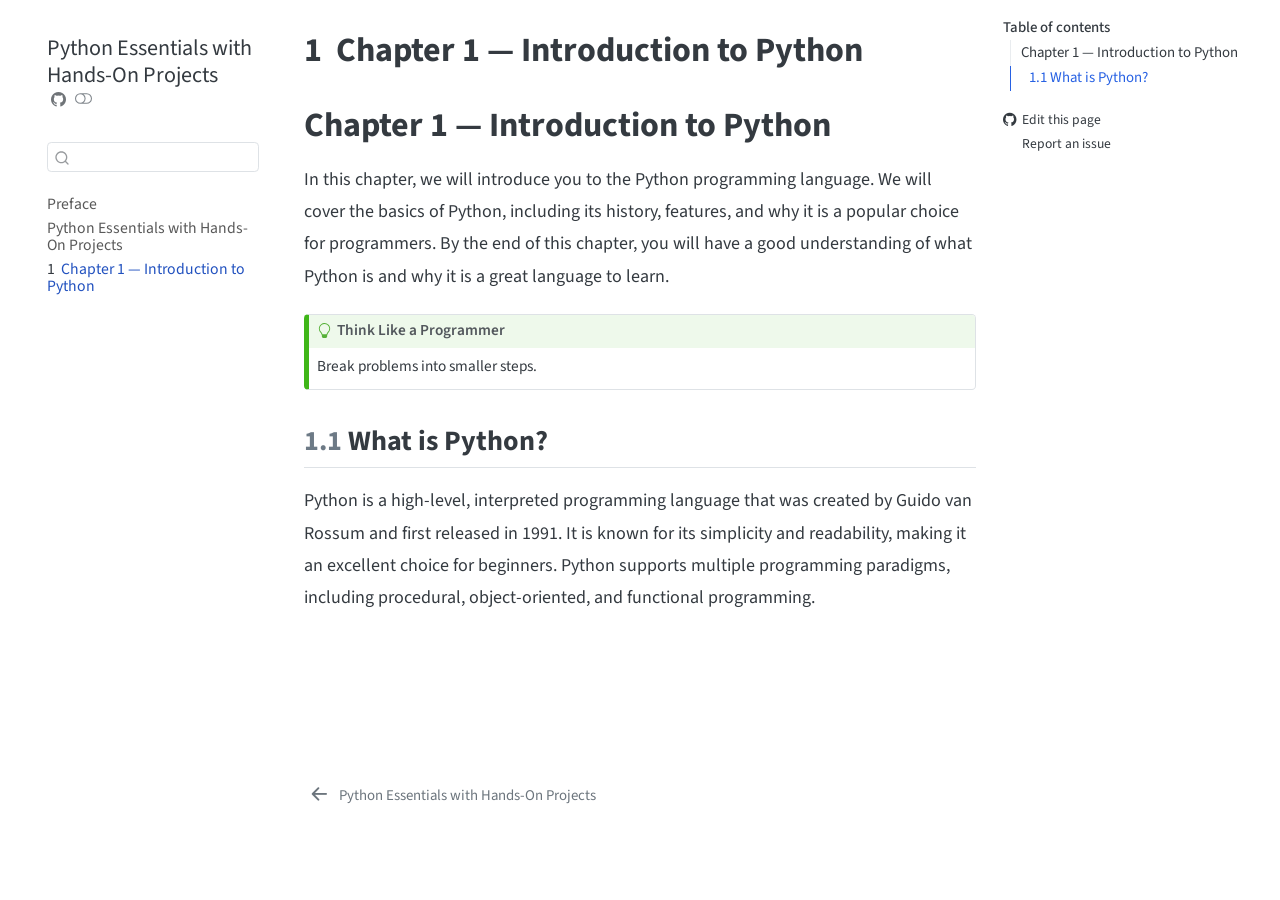
<file: docs/chapters/chapter1.html>
<!DOCTYPE html>
<html xmlns="http://www.w3.org/1999/xhtml" lang="en" xml:lang="en"><head>

<meta charset="utf-8">
<meta name="generator" content="quarto-1.9.37">

<meta name="viewport" content="width=device-width, initial-scale=1.0, user-scalable=yes">


<title>1&nbsp; Chapter 1 — Introduction to Python – Python Essentials with Hands-On Projects</title>
<style>
/* Default styles provided by pandoc.
** See https://pandoc.org/MANUAL.html#variables-for-html for config info.
*/
code{white-space: pre-wrap;}
span.smallcaps{font-variant: small-caps;}
div.columns{display: flex; gap: min(4vw, 1.5em);}
div.column{flex: auto; overflow-x: auto;}
div.hanging-indent{margin-left: 1.5em; text-indent: -1.5em;}
ul.task-list{list-style: none;}
ul.task-list li input[type="checkbox"] {
  width: 0.8em;
  margin: 0 0.8em 0.2em -1em; /* quarto-specific, see https://github.com/quarto-dev/quarto-cli/issues/4556 */ 
  vertical-align: middle;
}
</style>


<script src="../site_libs/quarto-nav/quarto-nav.js"></script>
<script src="../site_libs/quarto-nav/headroom.min.js"></script>
<script src="../site_libs/clipboard/clipboard.min.js"></script>
<script src="../site_libs/quarto-search/autocomplete.umd.js"></script>
<script src="../site_libs/quarto-search/fuse.min.js"></script>
<script src="../site_libs/quarto-search/quarto-search.js"></script>
<meta name="quarto:offset" content="../">
<link href="../index.html" rel="prev">
<script src="../site_libs/quarto-html/quarto.js" type="module"></script>
<script src="../site_libs/quarto-html/tabsets/tabsets.js" type="module"></script>
<script src="../site_libs/quarto-html/popper.min.js"></script>
<script src="../site_libs/quarto-html/tippy.umd.min.js"></script>
<script src="../site_libs/quarto-html/anchor.min.js"></script>
<link href="../site_libs/quarto-html/tippy.css" rel="stylesheet">
<link href="../site_libs/quarto-html/quarto-syntax-highlighting-7f8f88aac4f3542376d5c11b86a4c14d.css" rel="stylesheet" class="quarto-color-scheme" id="quarto-text-highlighting-styles">
<link href="../site_libs/quarto-html/quarto-syntax-highlighting-dark-d0ae9245876894da5ac7e18953ecc5cc.css" rel="stylesheet" class="quarto-color-scheme quarto-color-alternate" id="quarto-text-highlighting-styles">
<link href="../site_libs/quarto-html/quarto-syntax-highlighting-7f8f88aac4f3542376d5c11b86a4c14d.css" rel="stylesheet" class="quarto-color-scheme-extra" id="quarto-text-highlighting-styles">
<script src="../site_libs/bootstrap/bootstrap.min.js"></script>
<link href="../site_libs/bootstrap/bootstrap-icons.css" rel="stylesheet">
<link href="../site_libs/bootstrap/bootstrap-95edd58b3b27b9774827898c46d4f452.min.css" rel="stylesheet" append-hash="true" class="quarto-color-scheme" id="quarto-bootstrap" data-mode="light">
<link href="../site_libs/bootstrap/bootstrap-dark-8fd8d5ae0c9443bae954c065c7c237ad.min.css" rel="stylesheet" append-hash="true" class="quarto-color-scheme quarto-color-alternate" id="quarto-bootstrap" data-mode="dark">
<link href="../site_libs/bootstrap/bootstrap-95edd58b3b27b9774827898c46d4f452.min.css" rel="stylesheet" append-hash="true" class="quarto-color-scheme-extra" id="quarto-bootstrap" data-mode="light">
<script id="quarto-search-options" type="application/json">{
  "location": "sidebar",
  "copy-button": false,
  "collapse-after": 3,
  "panel-placement": "start",
  "type": "textbox",
  "limit": 50,
  "keyboard-shortcut": [
    "f",
    "/",
    "s"
  ],
  "show-item-context": false,
  "language": {
    "search-no-results-text": "No results",
    "search-matching-documents-text": "matching documents",
    "search-copy-link-title": "Copy link to search",
    "search-hide-matches-text": "Hide additional matches",
    "search-more-match-text": "more match in this document",
    "search-more-matches-text": "more matches in this document",
    "search-clear-button-title": "Clear",
    "search-text-placeholder": "",
    "search-detached-cancel-button-title": "Cancel",
    "search-submit-button-title": "Submit",
    "search-label": "Search"
  }
}</script>
<style>html{ scroll-behavior: smooth; }</style>


<link rel="stylesheet" href="../assets/styles.css">
</head>

<body class="nav-sidebar floating quarto-light"><script id="quarto-html-before-body" type="application/javascript">
    const toggleBodyColorMode = (bsSheetEl) => {
      const mode = bsSheetEl.getAttribute("data-mode");
      const bodyEl = window.document.querySelector("body");
      if (mode === "dark") {
        bodyEl.classList.add("quarto-dark");
        bodyEl.classList.remove("quarto-light");
      } else {
        bodyEl.classList.add("quarto-light");
        bodyEl.classList.remove("quarto-dark");
      }
    }
    const toggleBodyColorPrimary = () => {
      const bsSheetEl = window.document.querySelector("link#quarto-bootstrap:not([rel=disabled-stylesheet])");
      if (bsSheetEl) {
        toggleBodyColorMode(bsSheetEl);
      }
    }
    const setColorSchemeToggle = (alternate) => {
      const toggles = window.document.querySelectorAll('.quarto-color-scheme-toggle');
      for (let i=0; i < toggles.length; i++) {
        const toggle = toggles[i];
        if (toggle) {
          if (alternate) {
            toggle.classList.add("alternate");
          } else {
            toggle.classList.remove("alternate");
          }
        }
      }
    };
    const toggleColorMode = (alternate) => {
      // Switch the stylesheets
      const primaryStylesheets = window.document.querySelectorAll('link.quarto-color-scheme:not(.quarto-color-alternate)');
      const alternateStylesheets = window.document.querySelectorAll('link.quarto-color-scheme.quarto-color-alternate');
      manageTransitions('#quarto-margin-sidebar .nav-link', false);
      if (alternate) {
        // note: dark is layered on light, we don't disable primary!
        enableStylesheet(alternateStylesheets);
        for (const sheetNode of alternateStylesheets) {
          if (sheetNode.id === "quarto-bootstrap") {
            toggleBodyColorMode(sheetNode);
          }
        }
      } else {
        disableStylesheet(alternateStylesheets);
        enableStylesheet(primaryStylesheets)
        toggleBodyColorPrimary();
      }
      manageTransitions('#quarto-margin-sidebar .nav-link', true);
      // Switch the toggles
      setColorSchemeToggle(alternate)
      // Hack to workaround the fact that safari doesn't
      // properly recolor the scrollbar when toggling (#1455)
      if (navigator.userAgent.indexOf('Safari') > 0 && navigator.userAgent.indexOf('Chrome') == -1) {
        manageTransitions("body", false);
        window.scrollTo(0, 1);
        setTimeout(() => {
          window.scrollTo(0, 0);
          manageTransitions("body", true);
        }, 40);
      }
    }
    const disableStylesheet = (stylesheets) => {
      for (let i=0; i < stylesheets.length; i++) {
        const stylesheet = stylesheets[i];
        stylesheet.rel = 'disabled-stylesheet';
      }
    }
    const enableStylesheet = (stylesheets) => {
      for (let i=0; i < stylesheets.length; i++) {
        const stylesheet = stylesheets[i];
        if(stylesheet.rel !== 'stylesheet') { // for Chrome, which will still FOUC without this check
          stylesheet.rel = 'stylesheet';
        }
      }
    }
    const manageTransitions = (selector, allowTransitions) => {
      const els = window.document.querySelectorAll(selector);
      for (let i=0; i < els.length; i++) {
        const el = els[i];
        if (allowTransitions) {
          el.classList.remove('notransition');
        } else {
          el.classList.add('notransition');
        }
      }
    }
    const isFileUrl = () => {
      return window.location.protocol === 'file:';
    }
    const hasAlternateSentinel = () => {
      let styleSentinel = getColorSchemeSentinel();
      if (styleSentinel !== null) {
        return styleSentinel === "alternate";
      } else {
        return false;
      }
    }
    const setStyleSentinel = (alternate) => {
      const value = alternate ? "alternate" : "default";
      if (!isFileUrl()) {
        window.localStorage.setItem("quarto-color-scheme", value);
      } else {
        localAlternateSentinel = value;
      }
    }
    const getColorSchemeSentinel = () => {
      if (!isFileUrl()) {
        const storageValue = window.localStorage.getItem("quarto-color-scheme");
        return storageValue != null ? storageValue : localAlternateSentinel;
      } else {
        return localAlternateSentinel;
      }
    }
    const toggleGiscusIfUsed = (isAlternate, darkModeDefault) => {
      const baseTheme = document.querySelector('#giscus-base-theme')?.value ?? 'light';
      const alternateTheme = document.querySelector('#giscus-alt-theme')?.value ?? 'dark';
      let newTheme = '';
      if(authorPrefersDark) {
        newTheme = isAlternate ? baseTheme : alternateTheme;
      } else {
        newTheme = isAlternate ? alternateTheme : baseTheme;
      }
      const changeGiscusTheme = () => {
        // From: https://github.com/giscus/giscus/issues/336
        const sendMessage = (message) => {
          const iframe = document.querySelector('iframe.giscus-frame');
          if (!iframe) return;
          iframe.contentWindow.postMessage({ giscus: message }, 'https://giscus.app');
        }
        sendMessage({
          setConfig: {
            theme: newTheme
          }
        });
      }
      const isGiscussLoaded = window.document.querySelector('iframe.giscus-frame') !== null;
      if (isGiscussLoaded) {
        changeGiscusTheme();
      }
    };
    const authorPrefersDark = false;
    const darkModeDefault = authorPrefersDark;
      document.querySelector('link#quarto-text-highlighting-styles.quarto-color-scheme-extra').rel = 'disabled-stylesheet';
      document.querySelector('link#quarto-bootstrap.quarto-color-scheme-extra').rel = 'disabled-stylesheet';
    let localAlternateSentinel = darkModeDefault ? 'alternate' : 'default';
    // Dark / light mode switch
    window.quartoToggleColorScheme = () => {
      // Read the current dark / light value
      let toAlternate = !hasAlternateSentinel();
      toggleColorMode(toAlternate);
      setStyleSentinel(toAlternate);
      toggleGiscusIfUsed(toAlternate, darkModeDefault);
      window.dispatchEvent(new Event('resize'));
    };
    // Switch to dark mode if need be
    if (hasAlternateSentinel()) {
      toggleColorMode(true);
    } else {
      toggleColorMode(false);
    }
  </script>

<div id="quarto-search-results"></div>
  <header id="quarto-header" class="headroom fixed-top">
  <nav class="quarto-secondary-nav">
    <div class="container-fluid d-flex">
      <button type="button" class="quarto-btn-toggle btn" data-bs-toggle="collapse" role="button" data-bs-target=".quarto-sidebar-collapse-item" aria-controls="quarto-sidebar" aria-expanded="false" aria-label="Toggle sidebar navigation" onclick="if (window.quartoToggleHeadroom) { window.quartoToggleHeadroom(); }">
        <i class="bi bi-layout-text-sidebar-reverse"></i>
      </button>
        <nav class="quarto-page-breadcrumbs" aria-label="breadcrumb"><ol class="breadcrumb"><li class="breadcrumb-item"><a href="../chapters/chapter1.html"><span class="chapter-number">1</span>&nbsp; <span class="chapter-title">Chapter 1 — Introduction to Python</span></a></li></ol></nav>
        <a class="flex-grow-1" role="navigation" data-bs-toggle="collapse" data-bs-target=".quarto-sidebar-collapse-item" aria-controls="quarto-sidebar" aria-expanded="false" aria-label="Toggle sidebar navigation" onclick="if (window.quartoToggleHeadroom) { window.quartoToggleHeadroom(); }">      
        </a>
      <button type="button" class="btn quarto-search-button" aria-label="Search" onclick="window.quartoOpenSearch();">
        <i class="bi bi-search"></i>
      </button>
    </div>
  </nav>
</header>
<!-- content -->
<div id="quarto-content" class="quarto-container page-columns page-rows-contents page-layout-article">
<!-- sidebar -->
  <nav id="quarto-sidebar" class="sidebar collapse collapse-horizontal quarto-sidebar-collapse-item sidebar-navigation floating overflow-auto">
    <div class="pt-lg-2 mt-2 text-left sidebar-header">
    <div class="sidebar-title mb-0 py-0">
      <a href="../">Python Essentials with Hands-On Projects</a> 
        <div class="sidebar-tools-main">
    <a href="https://github.com/shravankumar147/python-essentials-book" title="Source Code" class="quarto-navigation-tool px-1" aria-label="Source Code"><i class="bi bi-github"></i></a>
  <a href="" class="quarto-color-scheme-toggle quarto-navigation-tool  px-1" onclick="window.quartoToggleColorScheme(); return false;" title="Toggle dark mode"><i class="bi"></i></a>
</div>
    </div>
      </div>
        <div class="mt-2 flex-shrink-0 align-items-center">
        <div class="sidebar-search">
        <div id="quarto-search" class="" title="Search"></div>
        </div>
        </div>
    <div class="sidebar-menu-container"> 
    <ul class="list-unstyled mt-1">
        <li class="sidebar-item">
  <div class="sidebar-item-container"> 
  <a href="../preface.html" class="sidebar-item-text sidebar-link">
 <span class="menu-text">Preface</span></a>
  </div>
</li>
        <li class="sidebar-item">
  <div class="sidebar-item-container"> 
  <a href="../index.html" class="sidebar-item-text sidebar-link">
 <span class="menu-text">Python Essentials with Hands-On Projects</span></a>
  </div>
</li>
        <li class="sidebar-item">
  <div class="sidebar-item-container"> 
  <a href="../chapters/chapter1.html" class="sidebar-item-text sidebar-link active">
 <span class="menu-text"><span class="chapter-number">1</span>&nbsp; <span class="chapter-title">Chapter 1 — Introduction to Python</span></span></a>
  </div>
</li>
    </ul>
    </div>
</nav>
<div id="quarto-sidebar-glass" class="quarto-sidebar-collapse-item" data-bs-toggle="collapse" data-bs-target=".quarto-sidebar-collapse-item"></div>
<!-- margin-sidebar -->
    <div id="quarto-margin-sidebar" class="sidebar margin-sidebar">
        <nav id="TOC" role="doc-toc" class="toc-active">
    <h2 id="toc-title">Table of contents</h2>
   
  <ul>
  <li><a href="#chapter-1-introduction-to-python" id="toc-chapter-1-introduction-to-python" class="nav-link active" data-scroll-target="#chapter-1-introduction-to-python">Chapter 1 — Introduction to Python</a>
  <ul class="collapse">
  <li><a href="#what-is-python" id="toc-what-is-python" class="nav-link" data-scroll-target="#what-is-python"><span class="header-section-number">1.1</span> What is Python?</a></li>
  </ul></li>
  </ul>
<div class="toc-actions"><ul><li><a href="https://github.com/shravankumar147/python-essentials-book/edit/main/chapters/chapter1.qmd" class="toc-action"><i class="bi bi-github"></i>Edit this page</a></li><li><a href="https://github.com/shravankumar147/python-essentials-book/issues/new" class="toc-action"><i class="bi empty"></i>Report an issue</a></li></ul></div></nav>
    </div>
<!-- main -->
<main class="content" id="quarto-document-content">


<header id="title-block-header" class="quarto-title-block default">
<div class="quarto-title">
<h1 class="title"><span class="chapter-number">1</span>&nbsp; <span class="chapter-title">Chapter 1 — Introduction to Python</span></h1>
</div>



<div class="quarto-title-meta">

    
  
    
  </div>
  


</header>


<section id="chapter-1-introduction-to-python" class="level1 unnumbered">
<h1 class="unnumbered">Chapter 1 — Introduction to Python</h1>
<p>In this chapter, we will introduce you to the Python programming language. We will cover the basics of Python, including its history, features, and why it is a popular choice for programmers. By the end of this chapter, you will have a good understanding of what Python is and why it is a great language to learn.</p>
<div class="callout callout-style-default callout-tip callout-titled">
<div class="callout-header d-flex align-content-center">
<div class="callout-icon-container">
<i class="callout-icon"></i>
</div>
<div class="callout-title-container flex-fill">
<span class="screen-reader-only">Tip</span>Think Like a Programmer
</div>
</div>
<div class="callout-body-container callout-body">
<p>Break problems into smaller steps.</p>
</div>
</div>
<section id="what-is-python" class="level2" data-number="1.1">
<h2 data-number="1.1" class="anchored" data-anchor-id="what-is-python"><span class="header-section-number">1.1</span> What is Python?</h2>
<p>Python is a high-level, interpreted programming language that was created by Guido van Rossum and first released in 1991. It is known for its simplicity and readability, making it an excellent choice for beginners. Python supports multiple programming paradigms, including procedural, object-oriented, and functional programming.</p>


</section>
</section>

</main> <!-- /main -->
<script id="quarto-html-after-body" type="application/javascript">
  window.document.addEventListener("DOMContentLoaded", function (event) {
    // Ensure there is a toggle, if there isn't float one in the top right
    if (window.document.querySelector('.quarto-color-scheme-toggle') === null) {
      const a = window.document.createElement('a');
      a.classList.add('top-right');
      a.classList.add('quarto-color-scheme-toggle');
      a.href = "";
      a.onclick = function() { try { window.quartoToggleColorScheme(); } catch {} return false; };
      const i = window.document.createElement("i");
      i.classList.add('bi');
      a.appendChild(i);
      window.document.body.appendChild(a);
    }
    setColorSchemeToggle(hasAlternateSentinel())
    const icon = "";
    const anchorJS = new window.AnchorJS();
    anchorJS.options = {
      placement: 'right',
      icon: icon
    };
    anchorJS.add('.anchored');
    const isCodeAnnotation = (el) => {
      for (const clz of el.classList) {
        if (clz.startsWith('code-annotation-')) {                     
          return true;
        }
      }
      return false;
    }
    const onCopySuccess = function(e) {
      // button target
      const button = e.trigger;
      // don't keep focus
      button.blur();
      // flash "checked"
      button.classList.add('code-copy-button-checked');
      var currentTitle = button.getAttribute("title");
      button.setAttribute("title", "Copied!");
      let tooltip;
      if (window.bootstrap) {
        button.setAttribute("data-bs-toggle", "tooltip");
        button.setAttribute("data-bs-placement", "left");
        button.setAttribute("data-bs-title", "Copied!");
        tooltip = new bootstrap.Tooltip(button, 
          { trigger: "manual", 
            customClass: "code-copy-button-tooltip",
            offset: [0, -8]});
        tooltip.show();    
      }
      setTimeout(function() {
        if (tooltip) {
          tooltip.hide();
          button.removeAttribute("data-bs-title");
          button.removeAttribute("data-bs-toggle");
          button.removeAttribute("data-bs-placement");
        }
        button.setAttribute("title", currentTitle);
        button.classList.remove('code-copy-button-checked');
      }, 1000);
      // clear code selection
      e.clearSelection();
    }
    const getTextToCopy = function(trigger) {
      const outerScaffold = trigger.parentElement.cloneNode(true);
      const codeEl = outerScaffold.querySelector('code');
      for (const childEl of codeEl.children) {
        if (isCodeAnnotation(childEl)) {
          childEl.remove();
        }
      }
      return codeEl.innerText;
    }
    const clipboard = new window.ClipboardJS('.code-copy-button:not([data-in-quarto-modal])', {
      text: getTextToCopy
    });
    clipboard.on('success', onCopySuccess);
    if (window.document.getElementById('quarto-embedded-source-code-modal')) {
      const clipboardModal = new window.ClipboardJS('.code-copy-button[data-in-quarto-modal]', {
        text: getTextToCopy,
        container: window.document.getElementById('quarto-embedded-source-code-modal')
      });
      clipboardModal.on('success', onCopySuccess);
    }
      var localhostRegex = new RegExp(/^(?:http|https):\/\/localhost\:?[0-9]*\//);
      var mailtoRegex = new RegExp(/^mailto:/);
        var filterRegex = new RegExp("https:\/\/shravankumar147\.github\.io\/python-essentials-book\/");
      var isInternal = (href) => {
          return filterRegex.test(href) || localhostRegex.test(href) || mailtoRegex.test(href);
      }
      // Inspect non-navigation links and adorn them if external
     var links = window.document.querySelectorAll('a[href]:not(.nav-link):not(.navbar-brand):not(.toc-action):not(.sidebar-link):not(.sidebar-item-toggle):not(.pagination-link):not(.no-external):not([aria-hidden]):not(.dropdown-item):not(.quarto-navigation-tool):not(.about-link)');
      for (var i=0; i<links.length; i++) {
        const link = links[i];
        if (!isInternal(link.href)) {
          // undo the damage that might have been done by quarto-nav.js in the case of
          // links that we want to consider external
          if (link.dataset.originalHref !== undefined) {
            link.href = link.dataset.originalHref;
          }
        }
      }
    function tippyHover(el, contentFn, onTriggerFn, onUntriggerFn) {
      const config = {
        allowHTML: true,
        maxWidth: 500,
        delay: 100,
        arrow: false,
        appendTo: function(el) {
            return el.parentElement;
        },
        interactive: true,
        interactiveBorder: 10,
        theme: 'quarto',
        placement: 'bottom-start',
      };
      if (contentFn) {
        config.content = contentFn;
      }
      if (onTriggerFn) {
        config.onTrigger = onTriggerFn;
      }
      if (onUntriggerFn) {
        config.onUntrigger = onUntriggerFn;
      }
      window.tippy(el, config); 
    }
    const noterefs = window.document.querySelectorAll('a[role="doc-noteref"]');
    for (var i=0; i<noterefs.length; i++) {
      const ref = noterefs[i];
      tippyHover(ref, function() {
        // use id or data attribute instead here
        let href = ref.getAttribute('data-footnote-href') || ref.getAttribute('href');
        try { href = new URL(href).hash; } catch {}
        const id = href.replace(/^#\/?/, "");
        const note = window.document.getElementById(id);
        if (note) {
          return note.innerHTML;
        } else {
          return "";
        }
      });
    }
    const xrefs = window.document.querySelectorAll('a.quarto-xref');
    const processXRef = (id, note) => {
      // Strip column container classes
      const stripColumnClz = (el) => {
        el.classList.remove("page-full", "page-columns");
        if (el.children) {
          for (const child of el.children) {
            stripColumnClz(child);
          }
        }
      }
      stripColumnClz(note)
      if (id === null || id.startsWith('sec-')) {
        // Special case sections, only their first couple elements
        const container = document.createElement("div");
        if (note.children && note.children.length > 2) {
          container.appendChild(note.children[0].cloneNode(true));
          for (let i = 1; i < note.children.length; i++) {
            const child = note.children[i];
            if (child.tagName === "P" && child.innerText === "") {
              continue;
            } else {
              container.appendChild(child.cloneNode(true));
              break;
            }
          }
          if (window.Quarto?.typesetMath) {
            window.Quarto.typesetMath(container);
          }
          return container.innerHTML
        } else {
          if (window.Quarto?.typesetMath) {
            window.Quarto.typesetMath(note);
          }
          return note.innerHTML;
        }
      } else {
        // Remove any anchor links if they are present
        const anchorLink = note.querySelector('a.anchorjs-link');
        if (anchorLink) {
          anchorLink.remove();
        }
        if (window.Quarto?.typesetMath) {
          window.Quarto.typesetMath(note);
        }
        if (note.classList.contains("callout")) {
          return note.outerHTML;
        } else {
          return note.innerHTML;
        }
      }
    }
    for (var i=0; i<xrefs.length; i++) {
      const xref = xrefs[i];
      tippyHover(xref, undefined, function(instance) {
        instance.disable();
        let url = xref.getAttribute('href');
        let hash = undefined; 
        if (url.startsWith('#')) {
          hash = url;
        } else {
          try { hash = new URL(url).hash; } catch {}
        }
        if (hash) {
          const id = hash.replace(/^#\/?/, "");
          const note = window.document.getElementById(id);
          if (note !== null) {
            try {
              const html = processXRef(id, note.cloneNode(true));
              instance.setContent(html);
            } finally {
              instance.enable();
              instance.show();
            }
          } else {
            // See if we can fetch this
            fetch(url.split('#')[0])
            .then(res => res.text())
            .then(html => {
              const parser = new DOMParser();
              const htmlDoc = parser.parseFromString(html, "text/html");
              const note = htmlDoc.getElementById(id);
              if (note !== null) {
                const html = processXRef(id, note);
                instance.setContent(html);
              } 
            }).finally(() => {
              instance.enable();
              instance.show();
            });
          }
        } else {
          // See if we can fetch a full url (with no hash to target)
          // This is a special case and we should probably do some content thinning / targeting
          fetch(url)
          .then(res => res.text())
          .then(html => {
            const parser = new DOMParser();
            const htmlDoc = parser.parseFromString(html, "text/html");
            const note = htmlDoc.querySelector('main.content');
            if (note !== null) {
              // This should only happen for chapter cross references
              // (since there is no id in the URL)
              // remove the first header
              if (note.children.length > 0 && note.children[0].tagName === "HEADER") {
                note.children[0].remove();
              }
              const html = processXRef(null, note);
              instance.setContent(html);
            } 
          }).finally(() => {
            instance.enable();
            instance.show();
          });
        }
      }, function(instance) {
      });
    }
        let selectedAnnoteEl;
        const selectorForAnnotation = ( cell, annotation) => {
          let cellAttr = 'data-code-cell="' + cell + '"';
          let lineAttr = 'data-code-annotation="' +  annotation + '"';
          const selector = 'span[' + cellAttr + '][' + lineAttr + ']';
          return selector;
        }
        const selectCodeLines = (annoteEl) => {
          const doc = window.document;
          const targetCell = annoteEl.getAttribute("data-target-cell");
          const targetAnnotation = annoteEl.getAttribute("data-target-annotation");
          const annoteSpan = window.document.querySelector(selectorForAnnotation(targetCell, targetAnnotation));
          const lines = annoteSpan.getAttribute("data-code-lines").split(",");
          const lineIds = lines.map((line) => {
            return targetCell + "-" + line;
          })
          let top = null;
          let height = null;
          let parent = null;
          if (lineIds.length > 0) {
              //compute the position of the single el (top and bottom and make a div)
              const el = window.document.getElementById(lineIds[0]);
              top = el.offsetTop;
              height = el.offsetHeight;
              parent = el.parentElement.parentElement;
            if (lineIds.length > 1) {
              const lastEl = window.document.getElementById(lineIds[lineIds.length - 1]);
              const bottom = lastEl.offsetTop + lastEl.offsetHeight;
              height = bottom - top;
            }
            if (top !== null && height !== null && parent !== null) {
              // cook up a div (if necessary) and position it 
              let div = window.document.getElementById("code-annotation-line-highlight");
              if (div === null) {
                div = window.document.createElement("div");
                div.setAttribute("id", "code-annotation-line-highlight");
                div.style.position = 'absolute';
                parent.appendChild(div);
              }
              div.style.top = top - 2 + "px";
              div.style.height = height + 4 + "px";
              div.style.left = 0;
              let gutterDiv = window.document.getElementById("code-annotation-line-highlight-gutter");
              if (gutterDiv === null) {
                gutterDiv = window.document.createElement("div");
                gutterDiv.setAttribute("id", "code-annotation-line-highlight-gutter");
                gutterDiv.style.position = 'absolute';
                const codeCell = window.document.getElementById(targetCell);
                const gutter = codeCell.querySelector('.code-annotation-gutter');
                gutter.appendChild(gutterDiv);
              }
              gutterDiv.style.top = top - 2 + "px";
              gutterDiv.style.height = height + 4 + "px";
            }
            selectedAnnoteEl = annoteEl;
          }
        };
        const unselectCodeLines = () => {
          const elementsIds = ["code-annotation-line-highlight", "code-annotation-line-highlight-gutter"];
          elementsIds.forEach((elId) => {
            const div = window.document.getElementById(elId);
            if (div) {
              div.remove();
            }
          });
          selectedAnnoteEl = undefined;
        };
          // Handle positioning of the toggle
      window.addEventListener(
        "resize",
        throttle(() => {
          elRect = undefined;
          if (selectedAnnoteEl) {
            selectCodeLines(selectedAnnoteEl);
          }
        }, 10)
      );
      function throttle(fn, ms) {
      let throttle = false;
      let timer;
        return (...args) => {
          if(!throttle) { // first call gets through
              fn.apply(this, args);
              throttle = true;
          } else { // all the others get throttled
              if(timer) clearTimeout(timer); // cancel #2
              timer = setTimeout(() => {
                fn.apply(this, args);
                timer = throttle = false;
              }, ms);
          }
        };
      }
        // Attach click handler to the DT
        const annoteDls = window.document.querySelectorAll('dt[data-target-cell]');
        for (const annoteDlNode of annoteDls) {
          annoteDlNode.addEventListener('click', (event) => {
            const clickedEl = event.target;
            if (clickedEl !== selectedAnnoteEl) {
              unselectCodeLines();
              const activeEl = window.document.querySelector('dt[data-target-cell].code-annotation-active');
              if (activeEl) {
                activeEl.classList.remove('code-annotation-active');
              }
              selectCodeLines(clickedEl);
              clickedEl.classList.add('code-annotation-active');
            } else {
              // Unselect the line
              unselectCodeLines();
              clickedEl.classList.remove('code-annotation-active');
            }
          });
        }
    const findCites = (el) => {
      const parentEl = el.parentElement;
      if (parentEl) {
        const cites = parentEl.dataset.cites;
        if (cites) {
          return {
            el,
            cites: cites.split(' ')
          };
        } else {
          return findCites(el.parentElement)
        }
      } else {
        return undefined;
      }
    };
    var bibliorefs = window.document.querySelectorAll('a[role="doc-biblioref"]');
    for (var i=0; i<bibliorefs.length; i++) {
      const ref = bibliorefs[i];
      const citeInfo = findCites(ref);
      if (citeInfo) {
        tippyHover(citeInfo.el, function() {
          var popup = window.document.createElement('div');
          citeInfo.cites.forEach(function(cite) {
            var citeDiv = window.document.createElement('div');
            citeDiv.classList.add('hanging-indent');
            citeDiv.classList.add('csl-entry');
            var biblioDiv = window.document.getElementById('ref-' + cite);
            if (biblioDiv) {
              citeDiv.innerHTML = biblioDiv.innerHTML;
            }
            popup.appendChild(citeDiv);
          });
          return popup.innerHTML;
        });
      }
    }
  });
  </script>
<nav class="page-navigation">
  <div class="nav-page nav-page-previous">
      <a href="../index.html" class="pagination-link" aria-label="Python Essentials with Hands-On Projects">
        <i class="bi bi-arrow-left-short"></i> <span class="nav-page-text">Python Essentials with Hands-On Projects</span>
      </a>          
  </div>
  <div class="nav-page nav-page-next">
  </div>
</nav>
</div> <!-- /content -->




<footer class="footer"><div class="nav-footer"><div class="nav-footer-center"><div class="toc-actions d-sm-block d-md-none"><ul><li><a href="https://github.com/shravankumar147/python-essentials-book/edit/main/chapters/chapter1.qmd" class="toc-action"><i class="bi bi-github"></i>Edit this page</a></li><li><a href="https://github.com/shravankumar147/python-essentials-book/issues/new" class="toc-action"><i class="bi empty"></i>Report an issue</a></li></ul></div></div></div></footer><script src="../site_libs/quarto-html/zenscroll-min.js"></script>
</body></html>
</file>
<file: docs/site_libs/quarto-html/tippy.css>
.tippy-box[data-animation=fade][data-state=hidden]{opacity:0}[data-tippy-root]{max-width:calc(100vw - 10px)}.tippy-box{position:relative;background-color:#333;color:#fff;border-radius:4px;font-size:14px;line-height:1.4;white-space:normal;outline:0;transition-property:transform,visibility,opacity}.tippy-box[data-placement^=top]>.tippy-arrow{bottom:0}.tippy-box[data-placement^=top]>.tippy-arrow:before{bottom:-7px;left:0;border-width:8px 8px 0;border-top-color:initial;transform-origin:center top}.tippy-box[data-placement^=bottom]>.tippy-arrow{top:0}.tippy-box[data-placement^=bottom]>.tippy-arrow:before{top:-7px;left:0;border-width:0 8px 8px;border-bottom-color:initial;transform-origin:center bottom}.tippy-box[data-placement^=left]>.tippy-arrow{right:0}.tippy-box[data-placement^=left]>.tippy-arrow:before{border-width:8px 0 8px 8px;border-left-color:initial;right:-7px;transform-origin:center left}.tippy-box[data-placement^=right]>.tippy-arrow{left:0}.tippy-box[data-placement^=right]>.tippy-arrow:before{left:-7px;border-width:8px 8px 8px 0;border-right-color:initial;transform-origin:center right}.tippy-box[data-inertia][data-state=visible]{transition-timing-function:cubic-bezier(.54,1.5,.38,1.11)}.tippy-arrow{width:16px;height:16px;color:#333}.tippy-arrow:before{content:"";position:absolute;border-color:transparent;border-style:solid}.tippy-content{position:relative;padding:5px 9px;z-index:1}
</file>
<file: docs/site_libs/quarto-html/quarto-syntax-highlighting-7f8f88aac4f3542376d5c11b86a4c14d.css>
/* quarto syntax highlight colors */
:root {
  --quarto-hl-ot-color: #003B4F;
  --quarto-hl-at-color: #657422;
  --quarto-hl-ss-color: #20794D;
  --quarto-hl-an-color: #5E5E5E;
  --quarto-hl-fu-color: #4758AB;
  --quarto-hl-st-color: #20794D;
  --quarto-hl-cf-color: #003B4F;
  --quarto-hl-op-color: #5E5E5E;
  --quarto-hl-er-color: #AD0000;
  --quarto-hl-bn-color: #AD0000;
  --quarto-hl-al-color: #AD0000;
  --quarto-hl-va-color: #111111;
  --quarto-hl-bu-color: inherit;
  --quarto-hl-ex-color: inherit;
  --quarto-hl-pp-color: #AD0000;
  --quarto-hl-in-color: #5E5E5E;
  --quarto-hl-vs-color: #20794D;
  --quarto-hl-wa-color: #5E5E5E;
  --quarto-hl-do-color: #5E5E5E;
  --quarto-hl-im-color: #00769E;
  --quarto-hl-ch-color: #20794D;
  --quarto-hl-dt-color: #AD0000;
  --quarto-hl-fl-color: #AD0000;
  --quarto-hl-co-color: #5E5E5E;
  --quarto-hl-cv-color: #5E5E5E;
  --quarto-hl-cn-color: #8f5902;
  --quarto-hl-sc-color: #5E5E5E;
  --quarto-hl-dv-color: #AD0000;
  --quarto-hl-kw-color: #003B4F;
}

/* other quarto variables */
:root {
  --quarto-font-monospace: SFMono-Regular, Menlo, Monaco, Consolas, "Liberation Mono", "Courier New", monospace;
}

/* syntax highlight based on Pandoc's rules */
pre > code.sourceCode > span {
  color: #003B4F;
}

code.sourceCode > span {
  color: #003B4F;
}

div.sourceCode,
div.sourceCode pre.sourceCode {
  color: #003B4F;
}

/* Normal */
code span {
  color: #003B4F;
}

/* Alert */
code span.al {
  color: #AD0000;
  font-style: inherit;
}

/* Annotation */
code span.an {
  color: #5E5E5E;
  font-style: inherit;
}

/* Attribute */
code span.at {
  color: #657422;
  font-style: inherit;
}

/* BaseN */
code span.bn {
  color: #AD0000;
  font-style: inherit;
}

/* BuiltIn */
code span.bu {
  font-style: inherit;
}

/* ControlFlow */
code span.cf {
  color: #003B4F;
  font-weight: bold;
  font-style: inherit;
}

/* Char */
code span.ch {
  color: #20794D;
  font-style: inherit;
}

/* Constant */
code span.cn {
  color: #8f5902;
  font-style: inherit;
}

/* Comment */
code span.co {
  color: #5E5E5E;
  font-style: inherit;
}

/* CommentVar */
code span.cv {
  color: #5E5E5E;
  font-style: italic;
}

/* Documentation */
code span.do {
  color: #5E5E5E;
  font-style: italic;
}

/* DataType */
code span.dt {
  color: #AD0000;
  font-style: inherit;
}

/* DecVal */
code span.dv {
  color: #AD0000;
  font-style: inherit;
}

/* Error */
code span.er {
  color: #AD0000;
  font-style: inherit;
}

/* Extension */
code span.ex {
  font-style: inherit;
}

/* Float */
code span.fl {
  color: #AD0000;
  font-style: inherit;
}

/* Function */
code span.fu {
  color: #4758AB;
  font-style: inherit;
}

/* Import */
code span.im {
  color: #00769E;
  font-style: inherit;
}

/* Information */
code span.in {
  color: #5E5E5E;
  font-style: inherit;
}

/* Keyword */
code span.kw {
  color: #003B4F;
  font-weight: bold;
  font-style: inherit;
}

/* Operator */
code span.op {
  color: #5E5E5E;
  font-style: inherit;
}

/* Other */
code span.ot {
  color: #003B4F;
  font-style: inherit;
}

/* Preprocessor */
code span.pp {
  color: #AD0000;
  font-style: inherit;
}

/* SpecialChar */
code span.sc {
  color: #5E5E5E;
  font-style: inherit;
}

/* SpecialString */
code span.ss {
  color: #20794D;
  font-style: inherit;
}

/* String */
code span.st {
  color: #20794D;
  font-style: inherit;
}

/* Variable */
code span.va {
  color: #111111;
  font-style: inherit;
}

/* VerbatimString */
code span.vs {
  color: #20794D;
  font-style: inherit;
}

/* Warning */
code span.wa {
  color: #5E5E5E;
  font-style: italic;
}

.prevent-inlining {
  content: "</";
}

/*# sourceMappingURL=789ad8cd35626ba772517505b42a116e.css.map */
</file>
<file: docs/site_libs/quarto-html/quarto-syntax-highlighting-dark-d0ae9245876894da5ac7e18953ecc5cc.css>
/* quarto syntax highlight colors */
:root {
  --quarto-hl-al-color: #f07178;
  --quarto-hl-an-color: #d4d0ab;
  --quarto-hl-at-color: #00e0e0;
  --quarto-hl-bn-color: #d4d0ab;
  --quarto-hl-bu-color: #abe338;
  --quarto-hl-ch-color: #abe338;
  --quarto-hl-co-color: #f8f8f2;
  --quarto-hl-cv-color: #ffd700;
  --quarto-hl-cn-color: #ffd700;
  --quarto-hl-cf-color: #ffa07a;
  --quarto-hl-dt-color: #ffa07a;
  --quarto-hl-dv-color: #d4d0ab;
  --quarto-hl-do-color: #f8f8f2;
  --quarto-hl-er-color: #f07178;
  --quarto-hl-ex-color: #00e0e0;
  --quarto-hl-fl-color: #d4d0ab;
  --quarto-hl-fu-color: #ffa07a;
  --quarto-hl-im-color: #abe338;
  --quarto-hl-in-color: #d4d0ab;
  --quarto-hl-kw-color: #ffa07a;
  --quarto-hl-op-color: #ffa07a;
  --quarto-hl-ot-color: #00e0e0;
  --quarto-hl-pp-color: #dcc6e0;
  --quarto-hl-re-color: #00e0e0;
  --quarto-hl-sc-color: #abe338;
  --quarto-hl-ss-color: #abe338;
  --quarto-hl-st-color: #abe338;
  --quarto-hl-va-color: #00e0e0;
  --quarto-hl-vs-color: #abe338;
  --quarto-hl-wa-color: #dcc6e0;
}

/* other quarto variables */
:root {
  --quarto-font-monospace: SFMono-Regular, Menlo, Monaco, Consolas, "Liberation Mono", "Courier New", monospace;
}

/* syntax highlight based on Pandoc's rules */
pre > code.sourceCode > span {
  color: #f8f8f2;
}

code.sourceCode > span {
  color: #f8f8f2;
}

div.sourceCode,
div.sourceCode pre.sourceCode {
  color: #f8f8f2;
}

/* Normal */
code span {
  color: #f8f8f2;
}

/* Alert */
code span.al {
  color: #f07178;
}

/* Annotation */
code span.an {
  color: #d4d0ab;
}

/* Attribute */
code span.at {
  color: #00e0e0;
}

/* BaseN */
code span.bn {
  color: #d4d0ab;
}

/* BuiltIn */
code span.bu {
  color: #abe338;
}

/* ControlFlow */
code span.cf {
  font-weight: bold;
  color: #ffa07a;
}

/* Char */
code span.ch {
  color: #abe338;
}

/* Constant */
code span.cn {
  color: #ffd700;
}

/* Comment */
code span.co {
  font-style: italic;
  color: #f8f8f2;
}

/* CommentVar */
code span.cv {
  color: #ffd700;
}

/* Documentation */
code span.do {
  color: #f8f8f2;
}

/* DataType */
code span.dt {
  color: #ffa07a;
}

/* DecVal */
code span.dv {
  color: #d4d0ab;
}

/* Error */
code span.er {
  color: #f07178;
  text-decoration: underline;
}

/* Extension */
code span.ex {
  font-weight: bold;
  color: #00e0e0;
}

/* Float */
code span.fl {
  color: #d4d0ab;
}

/* Function */
code span.fu {
  color: #ffa07a;
}

/* Import */
code span.im {
  color: #abe338;
}

/* Information */
code span.in {
  color: #d4d0ab;
}

/* Keyword */
code span.kw {
  font-weight: bold;
  color: #ffa07a;
}

/* Operator */
code span.op {
  color: #ffa07a;
}

/* Other */
code span.ot {
  color: #00e0e0;
}

/* Preprocessor */
code span.pp {
  color: #dcc6e0;
}

/* RegionMarker */
code span.re {
  background-color: #f8f8f2;
  color: #00e0e0;
}

/* SpecialChar */
code span.sc {
  color: #abe338;
}

/* SpecialString */
code span.ss {
  color: #abe338;
}

/* String */
code span.st {
  color: #abe338;
}

/* Variable */
code span.va {
  color: #00e0e0;
}

/* VerbatimString */
code span.vs {
  color: #abe338;
}

/* Warning */
code span.wa {
  color: #dcc6e0;
}

.prevent-inlining {
  content: "</";
}

/*# sourceMappingURL=e2dac9153eaf3c552d5043f9565d03d7.css.map */
</file>
<file: docs/assets/styles.css>
body {
    font-size: 18px;
    line-height: 1.8;
}

h1, h2, h3 {
    font-weight: 700;
}

code {
    font-size: 0.95em;
}

pre {
    border-radius: 10px;
    padding: 12px;
}

.sidebar-title {
    font-weight: bold;
}
</file>
